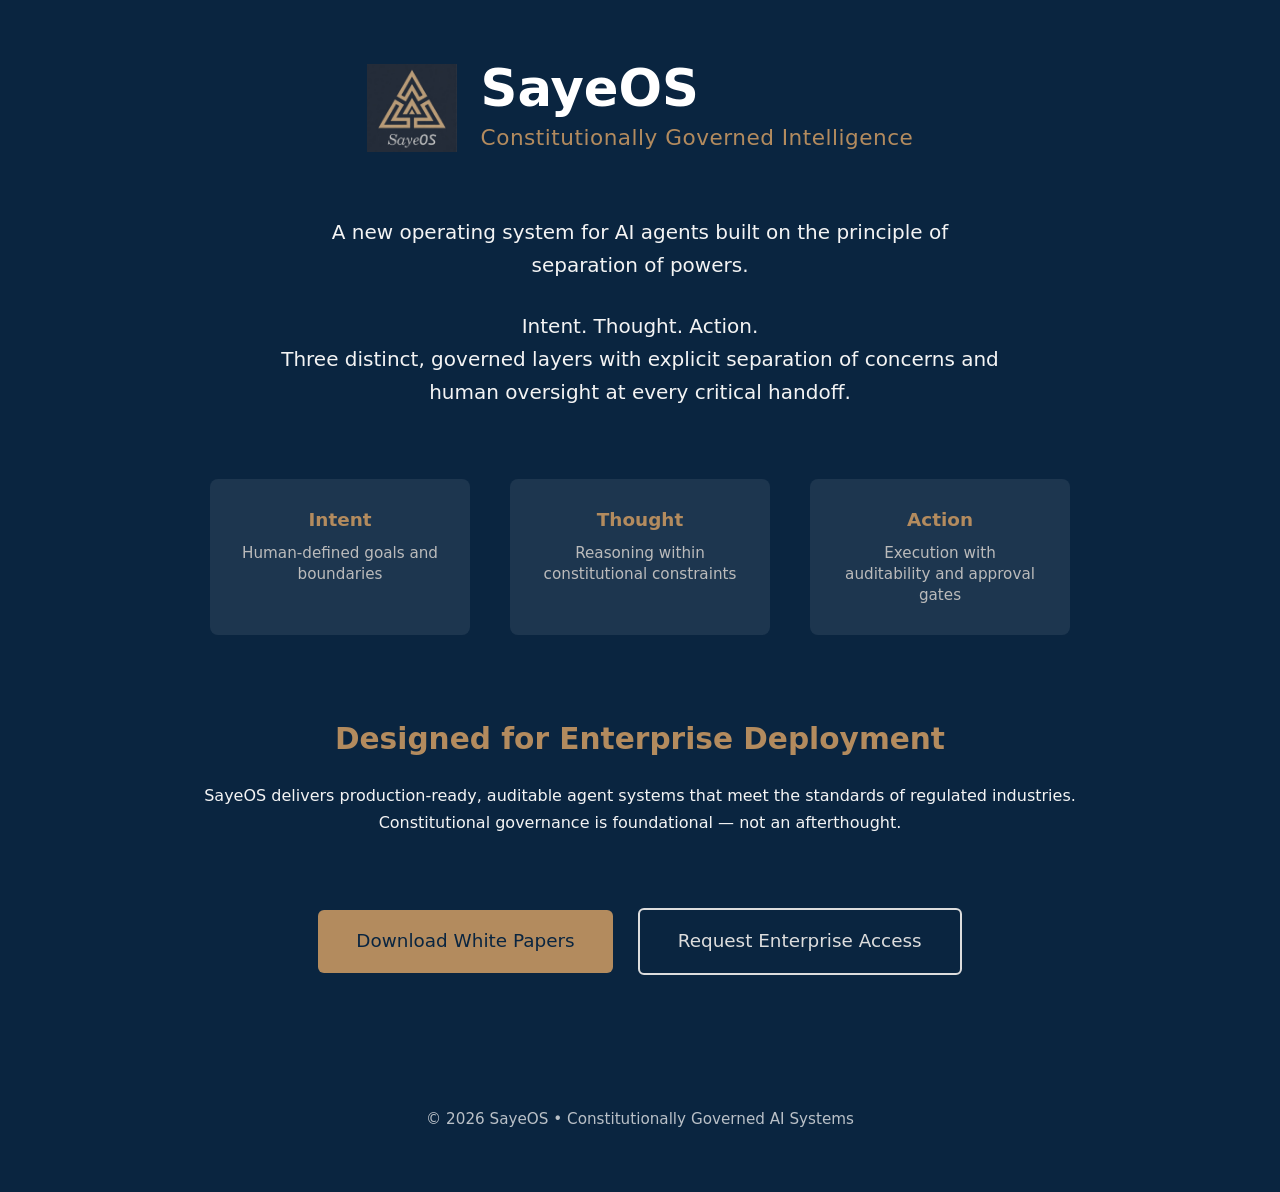
<file: index.html>
<!DOCTYPE html>
<html lang="en">
<head>
    <meta charset="UTF-8">
    <meta name="viewport" content="width=device-width, initial-scale=1.0">
    <title>SayeOS | Constitutionally Governed Intelligence</title>
    <link rel="stylesheet" href="assets/css/styles.css">
</head>
<body>
    <div class="container">
        <div class="content">

            <!-- Tighter Header -->
            <div class="header">
                <img src="assets/images/logo.png" alt="SayeOS" class="logo">
                <div class="title-group">
                    <h1 class="title">SayeOS</h1>
                    <p class="tagline">Constitutionally Governed Intelligence</p>
                </div>
            </div>

            <div class="hero">
                <p class="hero-text">
                    A new operating system for AI agents built on the principle of separation of powers.
                </p>
                <p class="hero-text">
                    Intent. Thought. Action.<br>
                    Three distinct, governed layers with explicit separation of concerns and human oversight at every critical handoff.
                </p>
            </div>

            <div class="triad">
                <div class="triad-item">
                    <strong>Intent</strong><br>
                    <span>Human-defined goals and boundaries</span>
                </div>
                <div class="triad-item">
                    <strong>Thought</strong><br>
                    <span>Reasoning within constitutional constraints</span>
                </div>
                <div class="triad-item">
                    <strong>Action</strong><br>
                    <span>Execution with auditability and approval gates</span>
                </div>
            </div>

            <div class="section">
                <h2>Designed for Enterprise Deployment</h2>
                <p>
                    SayeOS delivers production-ready, auditable agent systems that meet the standards of regulated industries. 
                    Constitutional governance is foundational — not an afterthought.
                </p>
            </div>

            <div class="cta">
                <a href="whitepapers.html" class="btn primary">Download White Papers</a>
                <a href="mailto:hello@sayeos.com" class="btn secondary">Request Enterprise Access</a>
            </div>

            <div class="footer">
                <p>&copy; 2026 SayeOS • Constitutionally Governed AI Systems</p>
            </div>
        </div>
    </div>
</body>
</html>
</file>
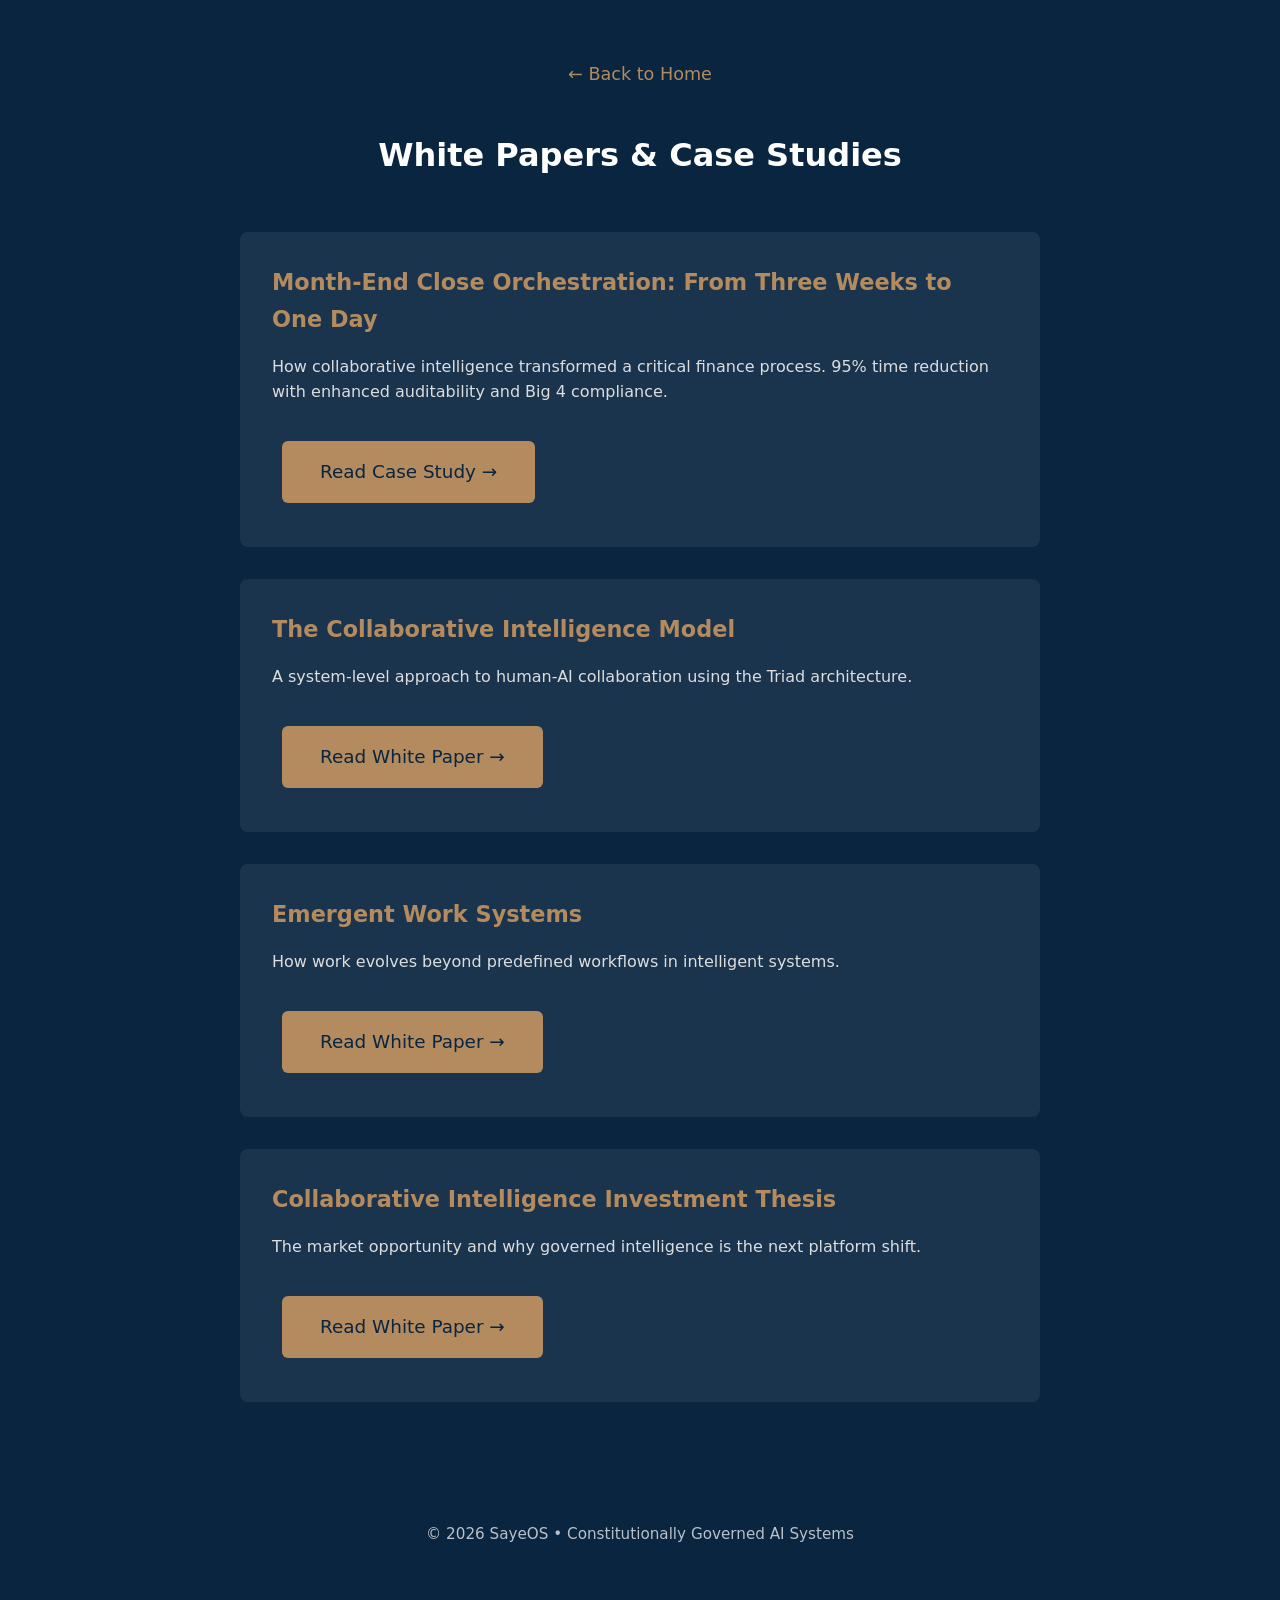
<file: whitepapers.html>
<!DOCTYPE html>
<html lang="en">
<head>
    <meta charset="UTF-8">
    <meta name="viewport" content="width=device-width, initial-scale=1.0">
    <title>SayeOS White Papers</title>
    <link rel="stylesheet" href="assets/css/styles.css">
</head>
<body>
    <div class="container">
        <div class="content">
            
            <a href="index.html" class="back-link">← Back to Home</a>
            
            <h1 class="whitepapers-title">White Papers & Case Studies</h1>
            
            <div class="papers-grid">
                
                <div class="paper-card">
                    <h3>Month-End Close Orchestration: From Three Weeks to One Day</h3>
                    <p>How collaborative intelligence transformed a critical finance process. 95% time reduction with enhanced auditability and Big 4 compliance.</p>
                    <a href="assets/whitepapers/meco-case-study.html" class="btn primary" target="_blank">Read Case Study →</a>
                </div>
                
                <div class="paper-card">
                    <h3>The Collaborative Intelligence Model</h3>
                    <p>A system-level approach to human-AI collaboration using the Triad architecture.</p>
                    <a href="assets/whitepapers/collaborative-intelligence-model.html" class="btn primary" target="_blank">Read White Paper →</a>
                </div>
                
                <div class="paper-card">
                    <h3>Emergent Work Systems</h3>
                    <p>How work evolves beyond predefined workflows in intelligent systems.</p>
                    <a href="assets/whitepapers/emergent-work-systems.html" class="btn primary" target="_blank">Read White Paper →</a>
                </div>
                
                <div class="paper-card">
                    <h3>Collaborative Intelligence Investment Thesis</h3>
                    <p>The market opportunity and why governed intelligence is the next platform shift.</p>
                    <a href="assets/whitepapers/collaborative-intelligence-investment-thesis.html" class="btn primary" target="_blank">Read White Paper →</a>
                </div>
            </div>

            <div class="footer">
                <p>&copy; 2026 SayeOS • Constitutionally Governed AI Systems</p>
            </div>
        </div>
    </div>
</body>
</html>
</file>
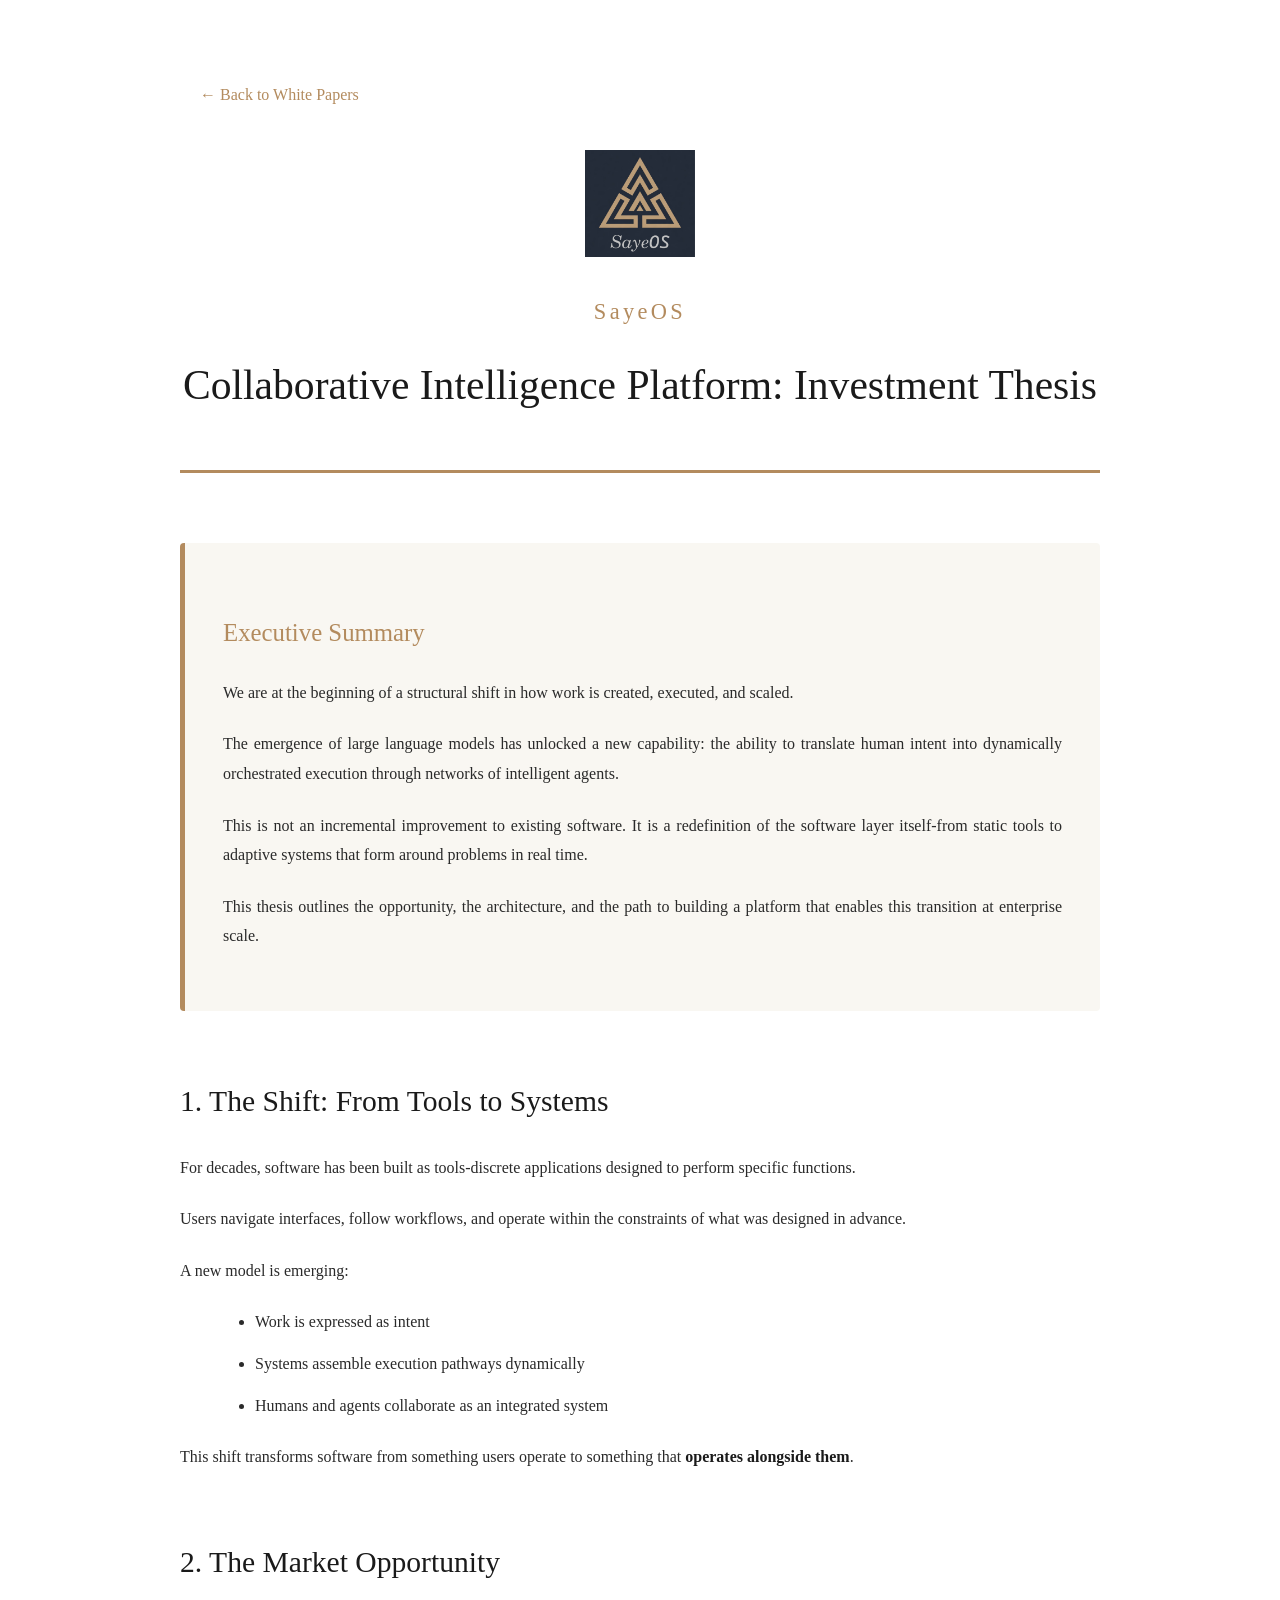
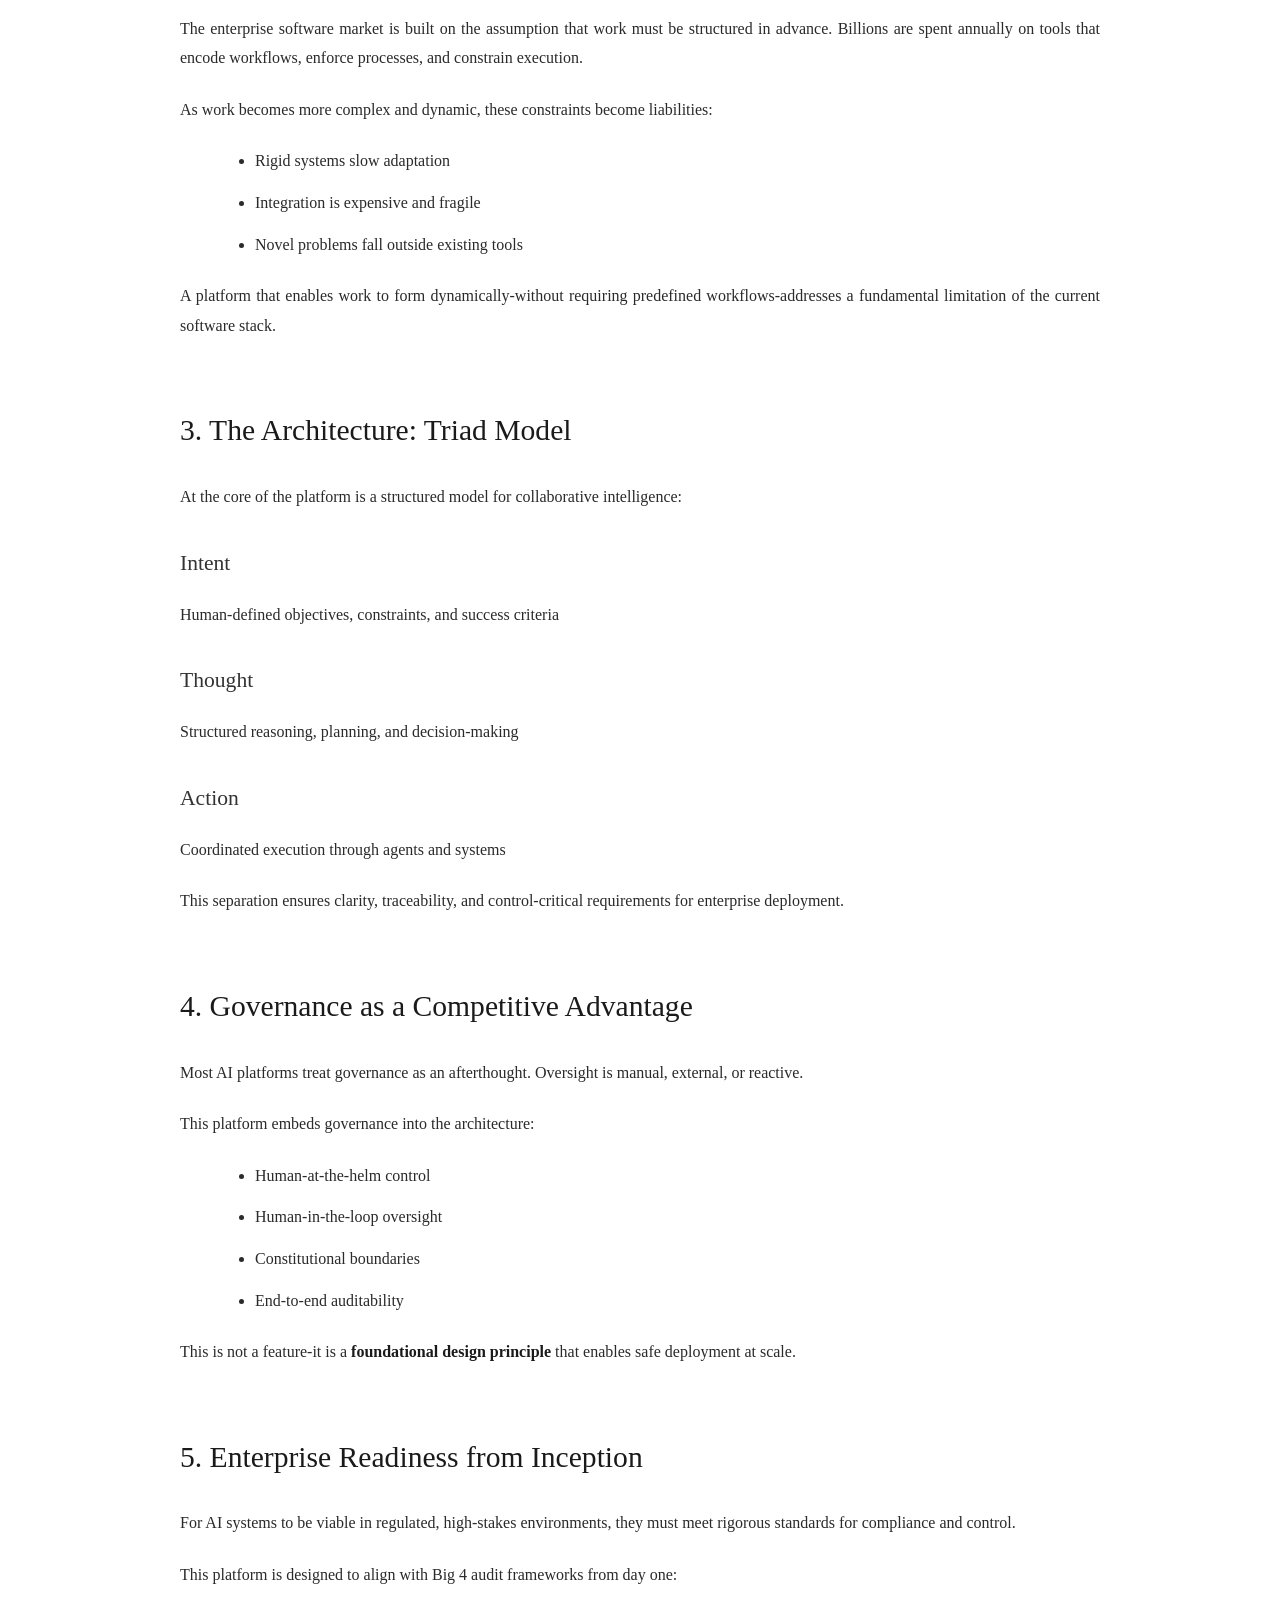
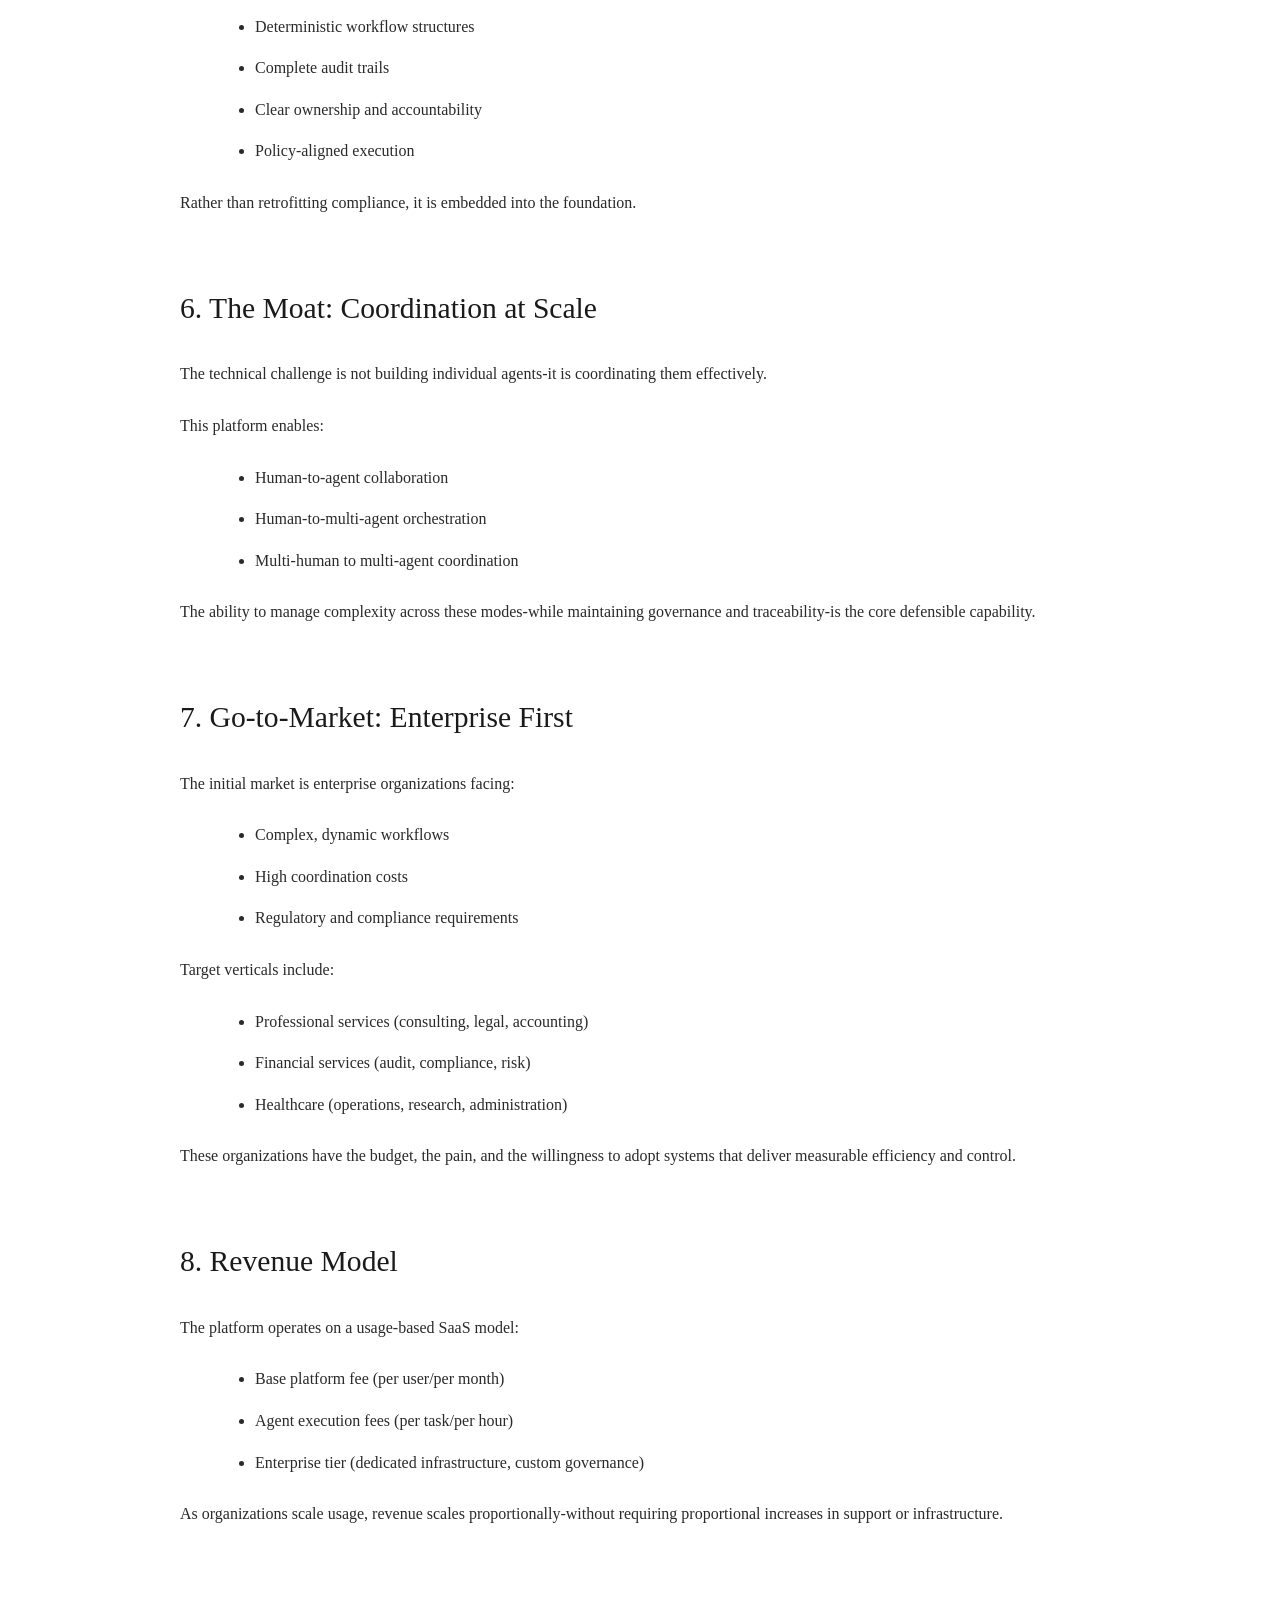
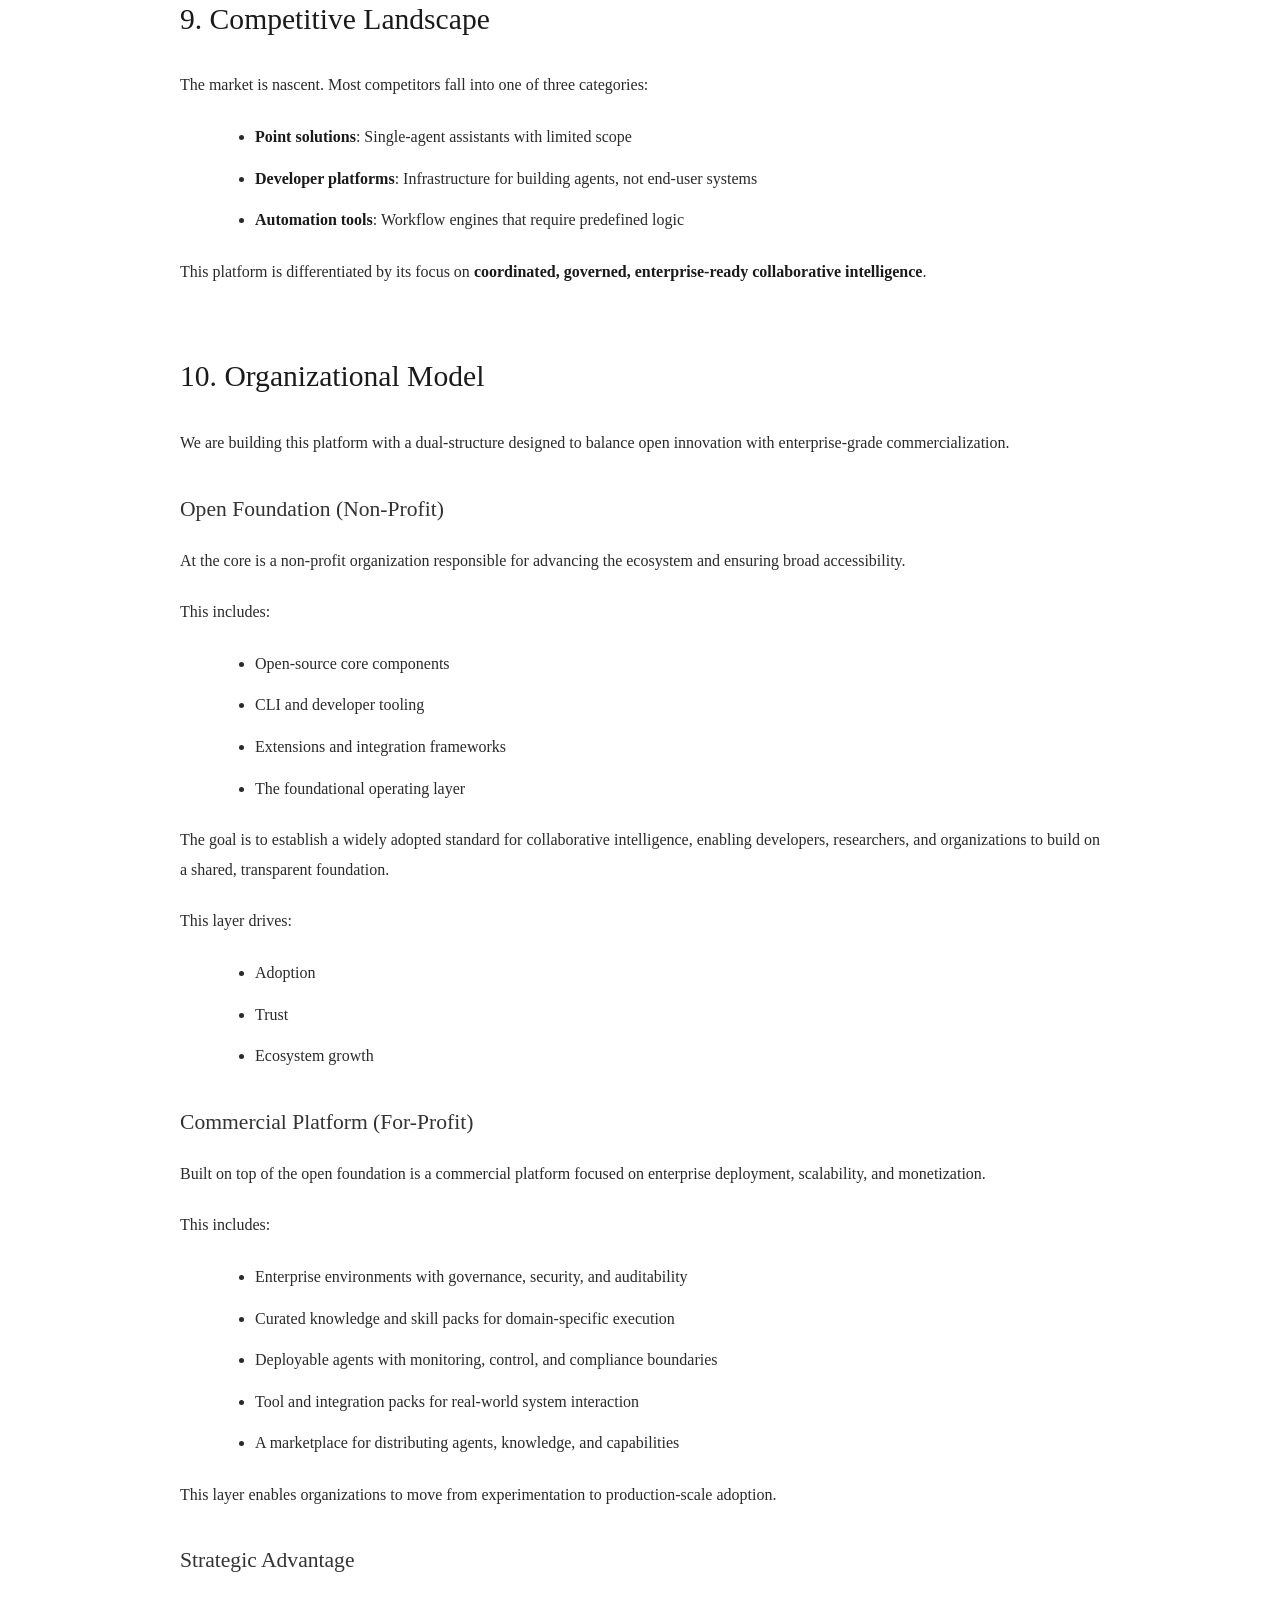
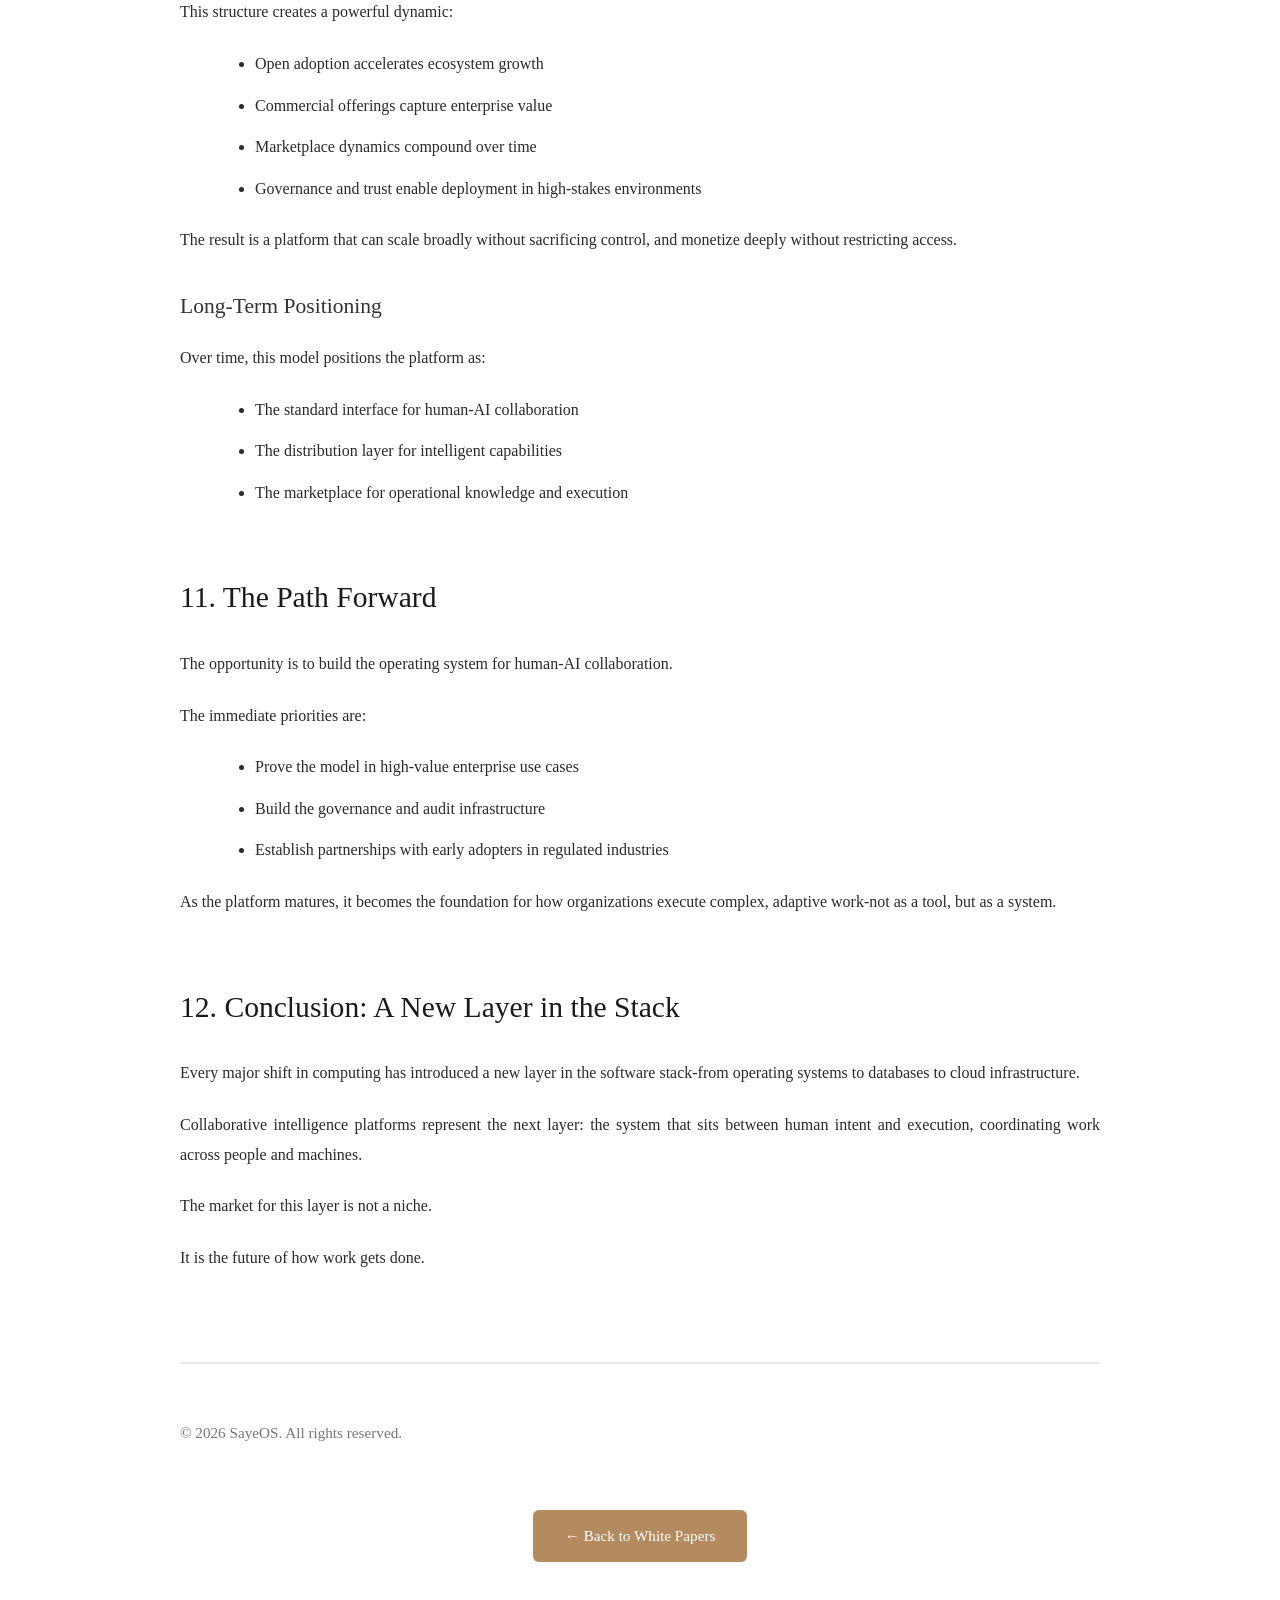
<file: assets/whitepapers/collaborative-intelligence-investment-thesis.html>
<!DOCTYPE html>
<html lang="en">

<head>
    <meta charset="UTF-8">
    <meta name="viewport" content="width=device-width, initial-scale=1.0">
    <title>Collaborative Intelligence Platform: Investment Thesis | SayeOS</title>
    <link rel="stylesheet" href="../css/whitepaper.css">
</head>

<body>
    <div style="max-width: 900px; margin: 0 auto; padding: 20px;">
        <a href="../../whitepapers.html"
            style="color: #B38B5E; text-decoration: none; font-size: 1rem; display: inline-block; margin-bottom: 20px;">←
            Back to White Papers</a>
    </div>

    <div class="header">
        <img src="../images/logo.png" alt="SayeOS" class="logo">
        <div class="company-name">SayeOS</div>
        <h1>Collaborative Intelligence Platform: Investment Thesis</h1>
    </div>

    <div class="executive-summary">
        <h2>Executive Summary</h2>
        <p>
            We are at the beginning of a structural shift in how work is created, executed, and scaled.
        </p>
        <p>
            The emergence of large language models has unlocked a new capability: the ability to translate human
            intent into dynamically orchestrated execution through networks of intelligent agents.
        </p>
        <p>
            This is not an incremental improvement to existing software. It is a redefinition of the software
            layer itself-from static tools to adaptive systems that form around problems in real time.
        </p>
        <p>
            This thesis outlines the opportunity, the architecture, and the path to building a platform that
            enables this transition at enterprise scale.
        </p>
    </div>

    <div class="section">
        <h2>1. The Shift: From Tools to Systems</h2>
        <p>For decades, software has been built as tools-discrete applications designed to perform specific functions.
        </p>
        <p>
            Users navigate interfaces, follow workflows, and operate within the constraints of what was designed
            in advance.
        </p>
        <p>A new model is emerging:</p>
        <ul>
            <li>Work is expressed as intent</li>
            <li>Systems assemble execution pathways dynamically</li>
            <li>Humans and agents collaborate as an integrated system</li>
        </ul>
        <p>
            This shift transforms software from something users operate to something that <strong>operates
                alongside them</strong>.
        </p>
    </div>

    <div class="section">
        <h2>2. The Market Opportunity</h2>
        <p>
            The enterprise software market is built on the assumption that work must be structured in advance.
            Billions are spent annually on tools that encode workflows, enforce processes, and constrain execution.
        </p>
        <p>As work becomes more complex and dynamic, these constraints become liabilities:</p>
        <ul>
            <li>Rigid systems slow adaptation</li>
            <li>Integration is expensive and fragile</li>
            <li>Novel problems fall outside existing tools</li>
        </ul>
        <p>
            A platform that enables work to form dynamically-without requiring predefined workflows-addresses
            a fundamental limitation of the current software stack.
        </p>
    </div>

    <!-- EMAIL GATE BREAK POINT - Content below requires registration -->

    <div class="section">
        <h2>3. The Architecture: Triad Model</h2>
        <p>At the core of the platform is a structured model for collaborative intelligence:</p>

        <h3>Intent</h3>
        <p>Human-defined objectives, constraints, and success criteria</p>

        <h3>Thought</h3>
        <p>Structured reasoning, planning, and decision-making</p>

        <h3>Action</h3>
        <p>Coordinated execution through agents and systems</p>

        <p>
            This separation ensures clarity, traceability, and control-critical requirements for enterprise
            deployment.
        </p>
    </div>

    <div class="section">
        <h2>4. Governance as a Competitive Advantage</h2>
        <p>
            Most AI platforms treat governance as an afterthought. Oversight is manual, external, or reactive.
        </p>
        <p>This platform embeds governance into the architecture:</p>
        <ul>
            <li>Human-at-the-helm control</li>
            <li>Human-in-the-loop oversight</li>
            <li>Constitutional boundaries</li>
            <li>End-to-end auditability</li>
        </ul>
        <p>
            This is not a feature-it is a <strong>foundational design principle</strong> that enables safe
            deployment at scale.
        </p>
    </div>

    <div class="section">
        <h2>5. Enterprise Readiness from Inception</h2>
        <p>
            For AI systems to be viable in regulated, high-stakes environments, they must meet rigorous standards
            for compliance and control.
        </p>
        <p>This platform is designed to align with Big 4 audit frameworks from day one:</p>
        <ul>
            <li>Deterministic workflow structures</li>
            <li>Complete audit trails</li>
            <li>Clear ownership and accountability</li>
            <li>Policy-aligned execution</li>
        </ul>
        <p>Rather than retrofitting compliance, it is embedded into the foundation.</p>
    </div>

    <div class="section">
        <h2>6. The Moat: Coordination at Scale</h2>
        <p>The technical challenge is not building individual agents-it is coordinating them effectively.</p>
        <p>This platform enables:</p>
        <ul>
            <li>Human-to-agent collaboration</li>
            <li>Human-to-multi-agent orchestration</li>
            <li>Multi-human to multi-agent coordination</li>
        </ul>
        <p>
            The ability to manage complexity across these modes-while maintaining governance and traceability-is
            the core defensible capability.
        </p>
    </div>

    <div class="section">
        <h2>7. Go-to-Market: Enterprise First</h2>
        <p>The initial market is enterprise organizations facing:</p>
        <ul>
            <li>Complex, dynamic workflows</li>
            <li>High coordination costs</li>
            <li>Regulatory and compliance requirements</li>
        </ul>
        <p>Target verticals include:</p>
        <ul>
            <li>Professional services (consulting, legal, accounting)</li>
            <li>Financial services (audit, compliance, risk)</li>
            <li>Healthcare (operations, research, administration)</li>
        </ul>
        <p>
            These organizations have the budget, the pain, and the willingness to adopt systems that deliver
            measurable efficiency and control.
        </p>
    </div>

    <div class="section">
        <h2>8. Revenue Model</h2>
        <p>The platform operates on a usage-based SaaS model:</p>
        <ul>
            <li>Base platform fee (per user/per month)</li>
            <li>Agent execution fees (per task/per hour)</li>
            <li>Enterprise tier (dedicated infrastructure, custom governance)</li>
        </ul>
        <p>
            As organizations scale usage, revenue scales proportionally-without requiring proportional increases
            in support or infrastructure.
        </p>
    </div>

    <div class="section">
        <h2>9. Competitive Landscape</h2>
        <p>The market is nascent. Most competitors fall into one of three categories:</p>
        <ul>
            <li><strong>Point solutions</strong>: Single-agent assistants with limited scope</li>
            <li><strong>Developer platforms</strong>: Infrastructure for building agents, not end-user systems</li>
            <li><strong>Automation tools</strong>: Workflow engines that require predefined logic</li>
        </ul>
        <p>
            This platform is differentiated by its focus on <strong>coordinated, governed, enterprise-ready
                collaborative intelligence</strong>.
        </p>
    </div>

    <div class="section">
        <h2>10. Organizational Model</h2>
        <p>
            We are building this platform with a dual-structure designed to balance open innovation with
            enterprise-grade commercialization.
        </p>

        <h3>Open Foundation (Non-Profit)</h3>
        <p>
            At the core is a non-profit organization responsible for advancing the ecosystem and ensuring
            broad accessibility.
        </p>
        <p>This includes:</p>
        <ul>
            <li>Open-source core components</li>
            <li>CLI and developer tooling</li>
            <li>Extensions and integration frameworks</li>
            <li>The foundational operating layer</li>
        </ul>
        <p>
            The goal is to establish a widely adopted standard for collaborative intelligence, enabling
            developers, researchers, and organizations to build on a shared, transparent foundation.
        </p>
        <p>This layer drives:</p>
        <ul>
            <li>Adoption</li>
            <li>Trust</li>
            <li>Ecosystem growth</li>
        </ul>

        <h3>Commercial Platform (For-Profit)</h3>
        <p>
            Built on top of the open foundation is a commercial platform focused on enterprise deployment,
            scalability, and monetization.
        </p>
        <p>This includes:</p>
        <ul>
            <li>Enterprise environments with governance, security, and auditability</li>
            <li>Curated knowledge and skill packs for domain-specific execution</li>
            <li>Deployable agents with monitoring, control, and compliance boundaries</li>
            <li>Tool and integration packs for real-world system interaction</li>
            <li>A marketplace for distributing agents, knowledge, and capabilities</li>
        </ul>
        <p>This layer enables organizations to move from experimentation to production-scale adoption.</p>

        <h3>Strategic Advantage</h3>
        <p>This structure creates a powerful dynamic:</p>
        <ul>
            <li>Open adoption accelerates ecosystem growth</li>
            <li>Commercial offerings capture enterprise value</li>
            <li>Marketplace dynamics compound over time</li>
            <li>Governance and trust enable deployment in high-stakes environments</li>
        </ul>
        <p>
            The result is a platform that can scale broadly without sacrificing control, and monetize deeply
            without restricting access.
        </p>

        <h3>Long-Term Positioning</h3>
        <p>Over time, this model positions the platform as:</p>
        <ul>
            <li>The standard interface for human-AI collaboration</li>
            <li>The distribution layer for intelligent capabilities</li>
            <li>The marketplace for operational knowledge and execution</li>
        </ul>
    </div>

    <div class="section">
        <h2>11. The Path Forward</h2>
        <p>The opportunity is to build the operating system for human-AI collaboration.</p>
        <p>The immediate priorities are:</p>
        <ul>
            <li>Prove the model in high-value enterprise use cases</li>
            <li>Build the governance and audit infrastructure</li>
            <li>Establish partnerships with early adopters in regulated industries</li>
        </ul>
        <p>
            As the platform matures, it becomes the foundation for how organizations execute complex,
            adaptive work-not as a tool, but as a system.
        </p>
    </div>

    <div class="section">
        <h2>12. Conclusion: A New Layer in the Stack</h2>
        <p>
            Every major shift in computing has introduced a new layer in the software stack-from operating
            systems to databases to cloud infrastructure.
        </p>
        <p>
            Collaborative intelligence platforms represent the next layer: the system that sits between human
            intent and execution, coordinating work across people and machines.
        </p>
        <p>The market for this layer is not a niche.</p>
        <p>It is the future of how work gets done.</p>
    </div>

    <div class="footer">
        <p>&copy; 2026 SayeOS. All rights reserved.</p>
        <a href="../../whitepapers.html" class="back-link">← Back to White Papers</a>
    </div>
</body>

</html>
</file>
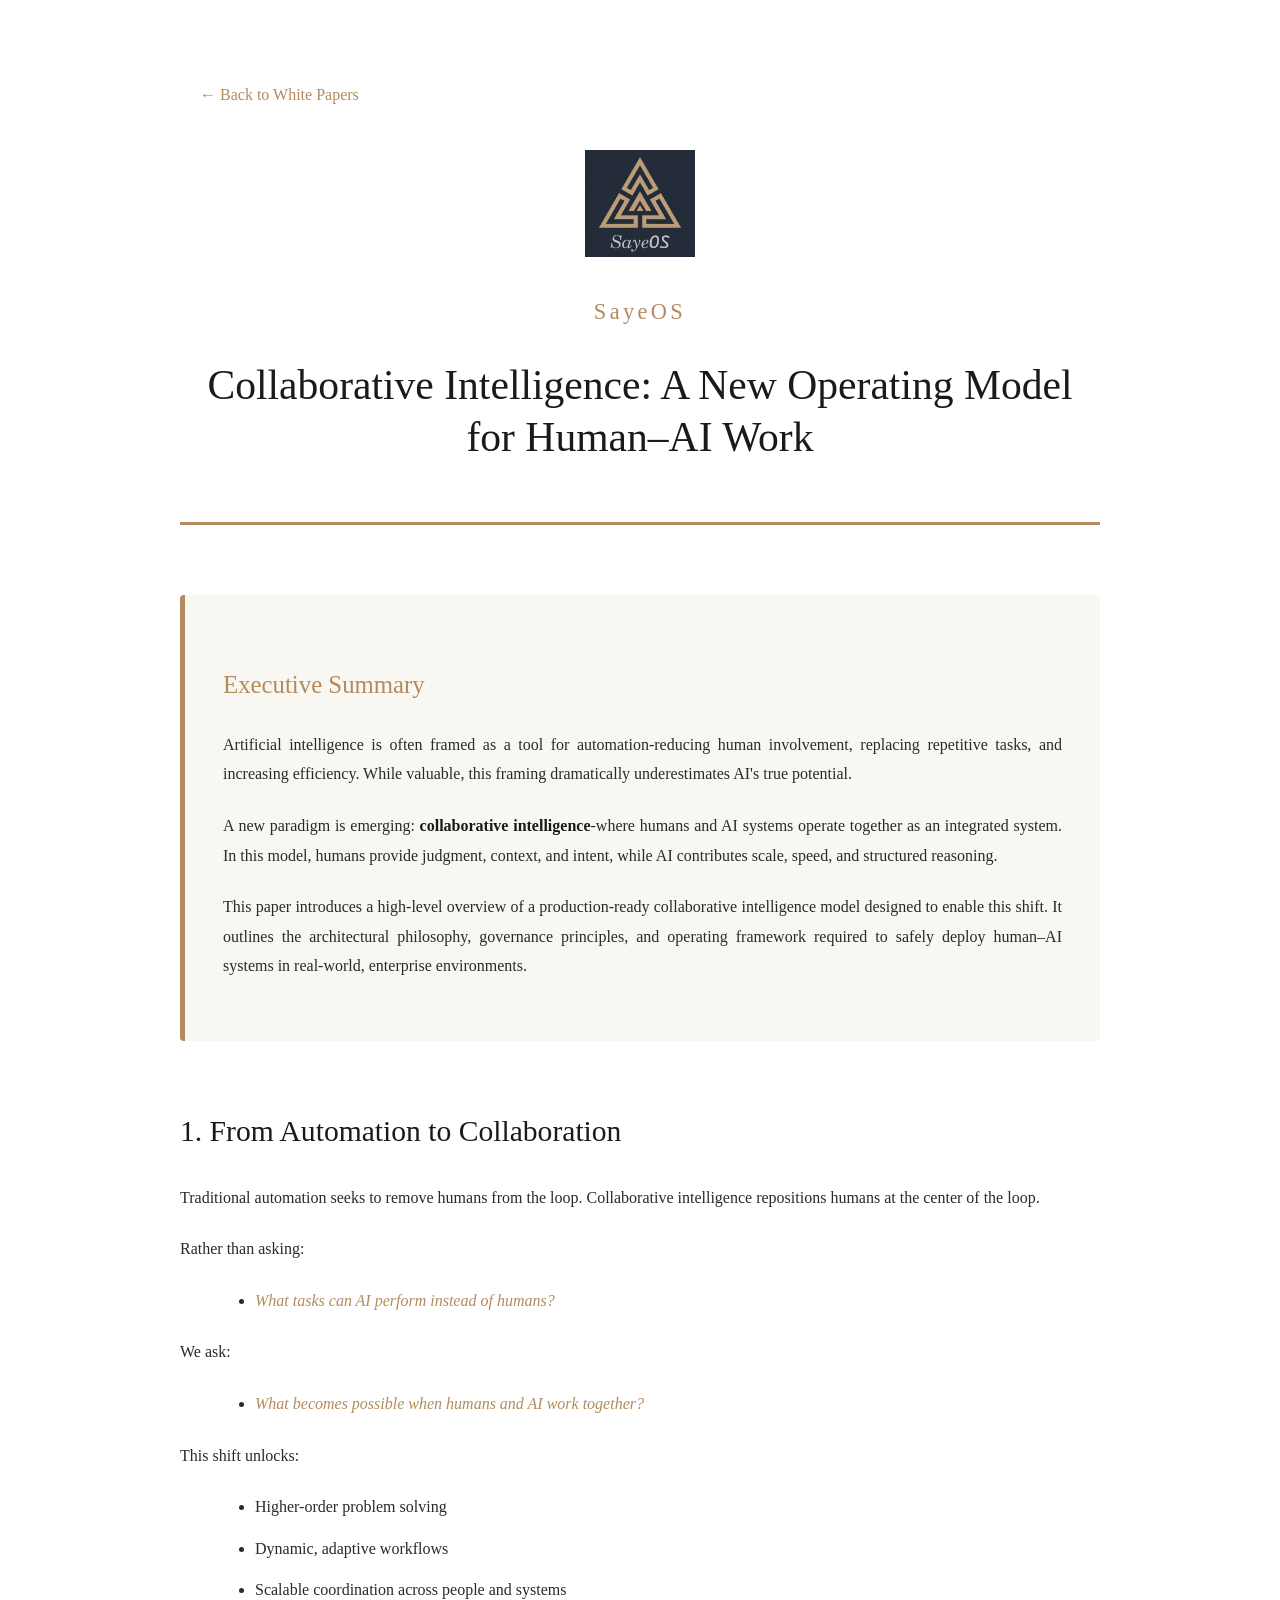
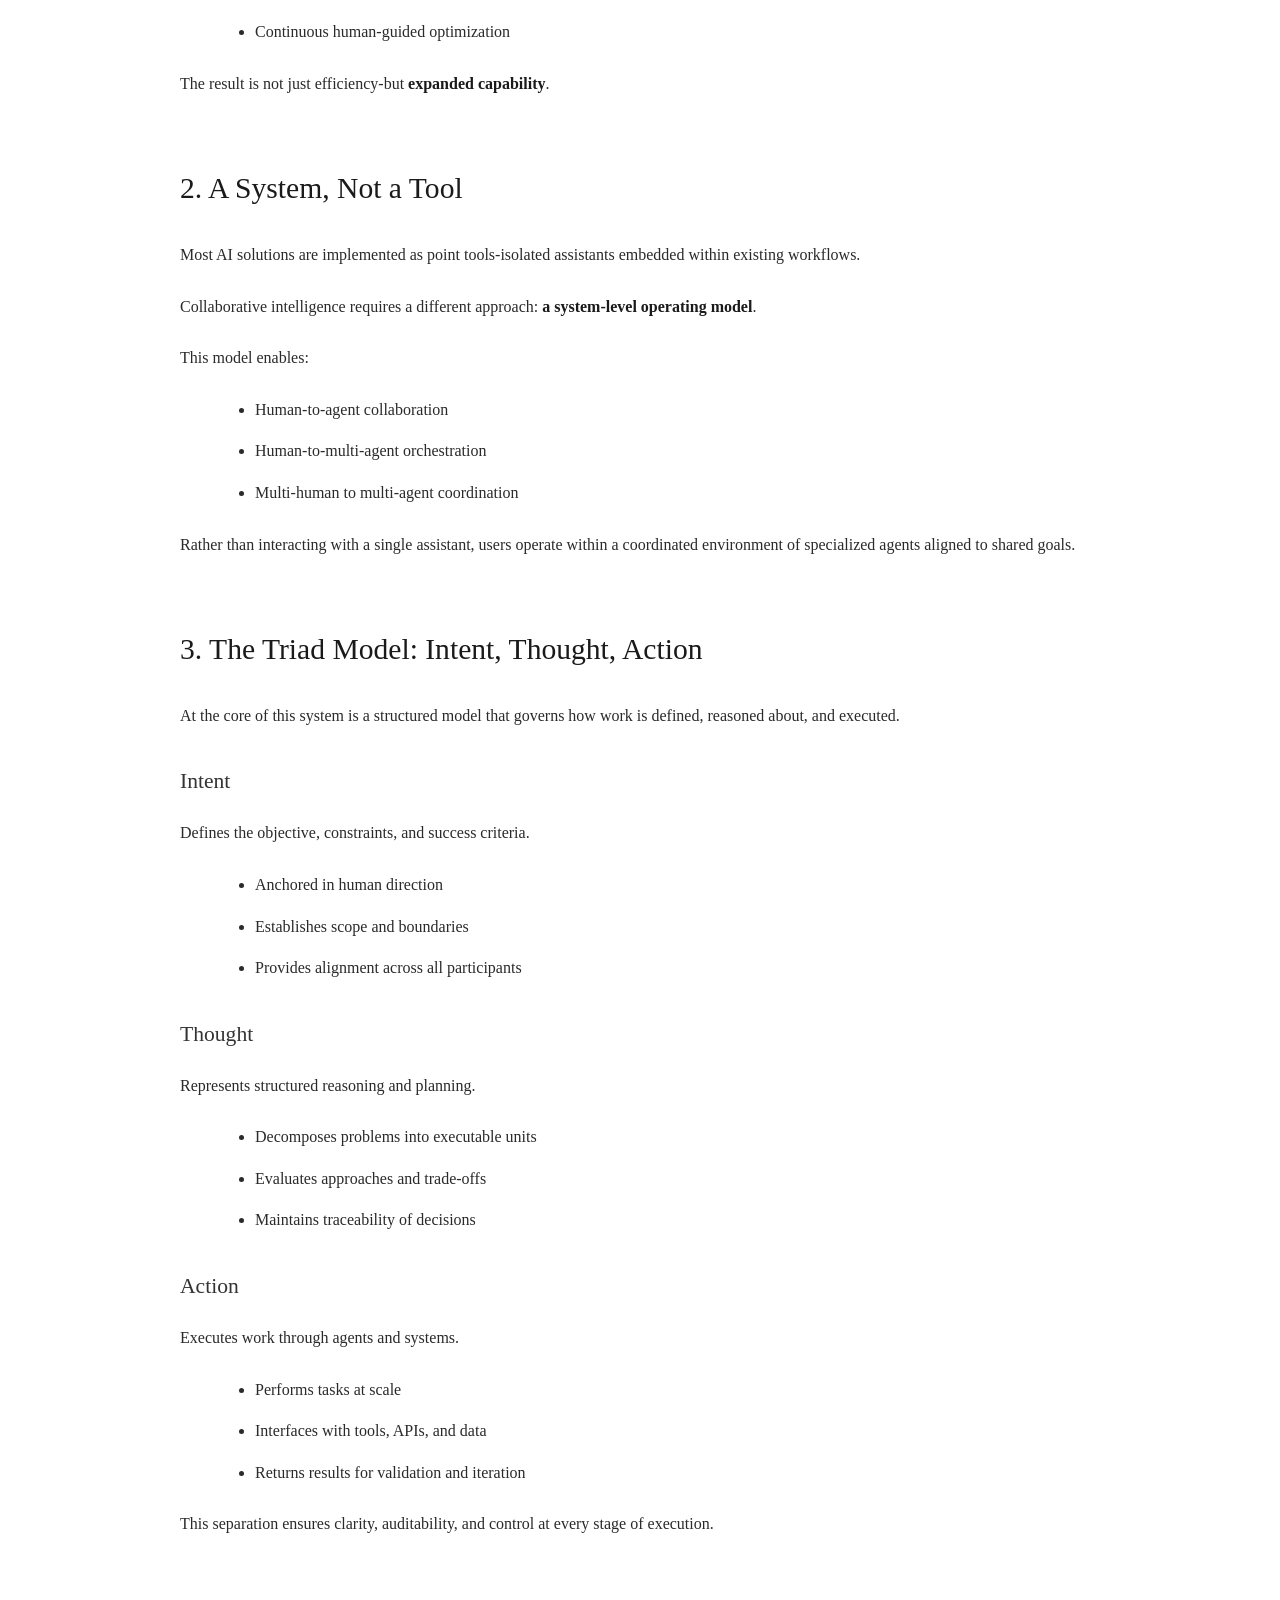
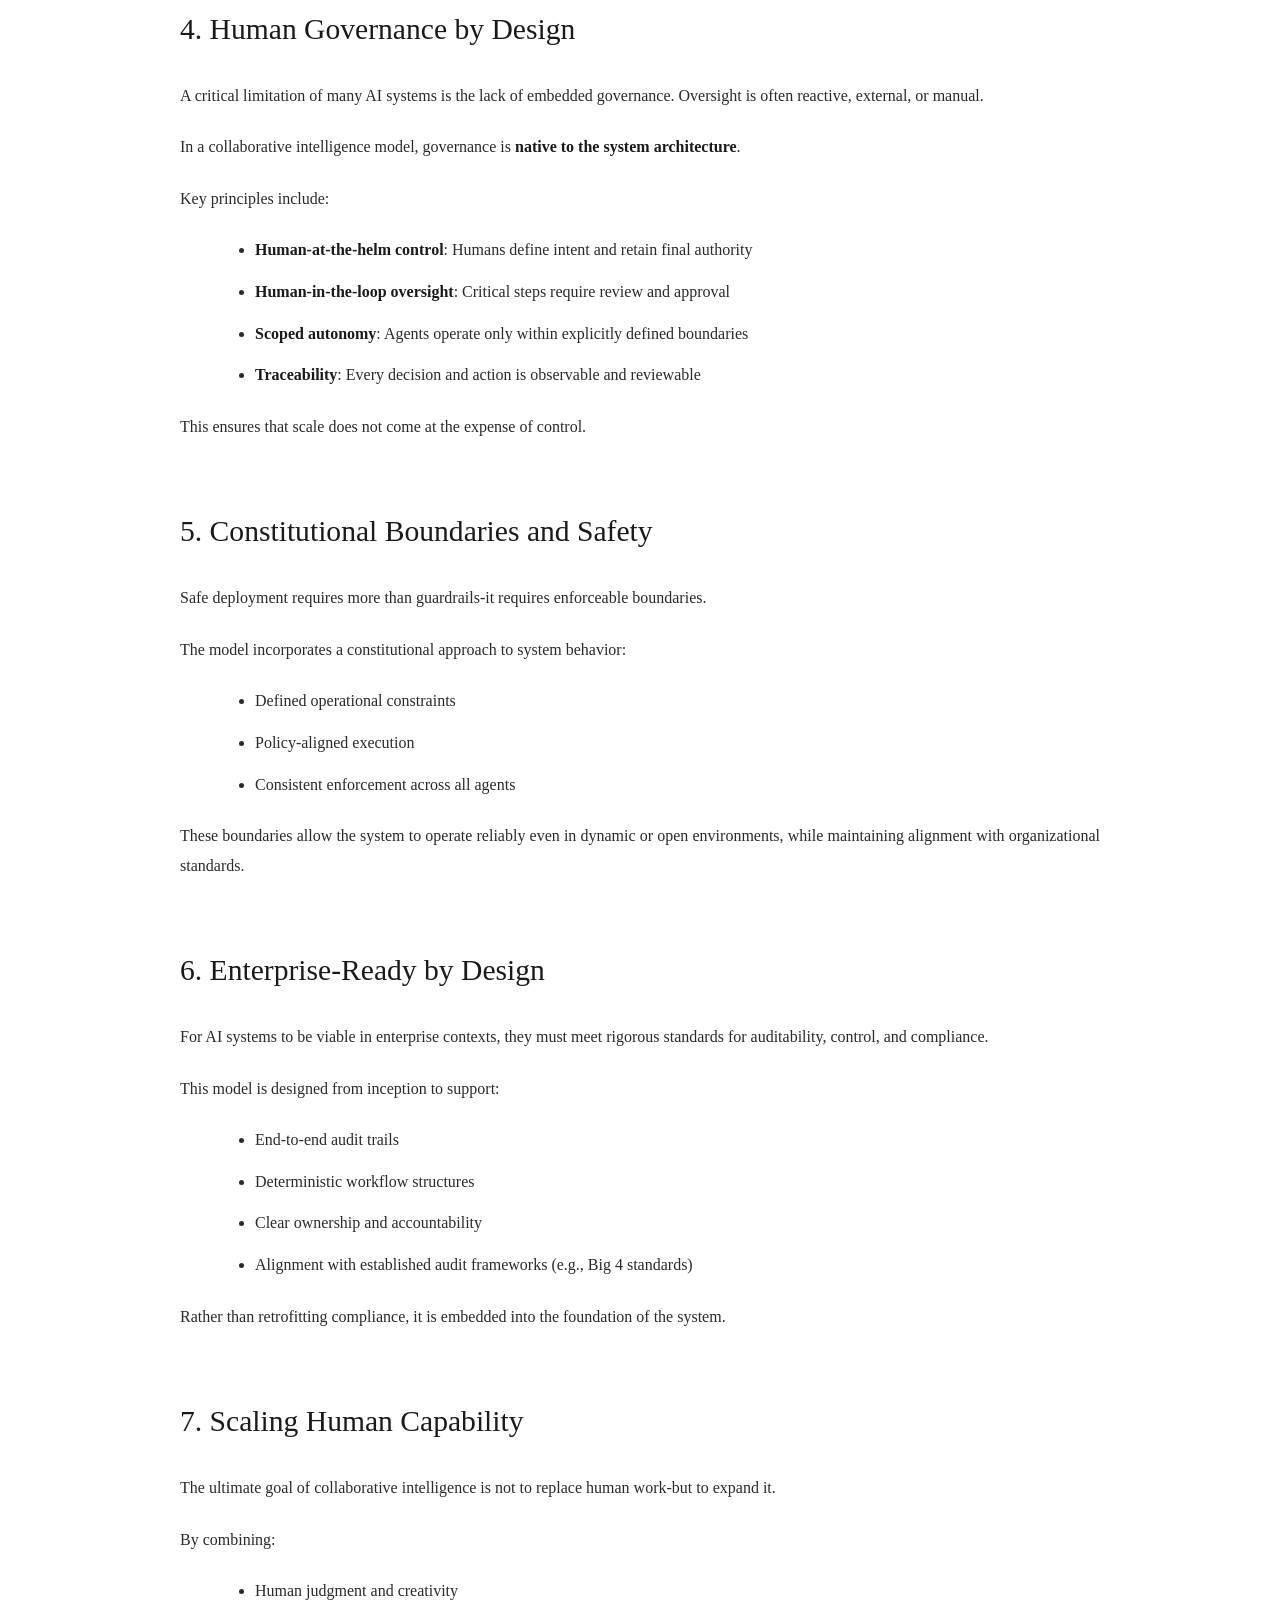
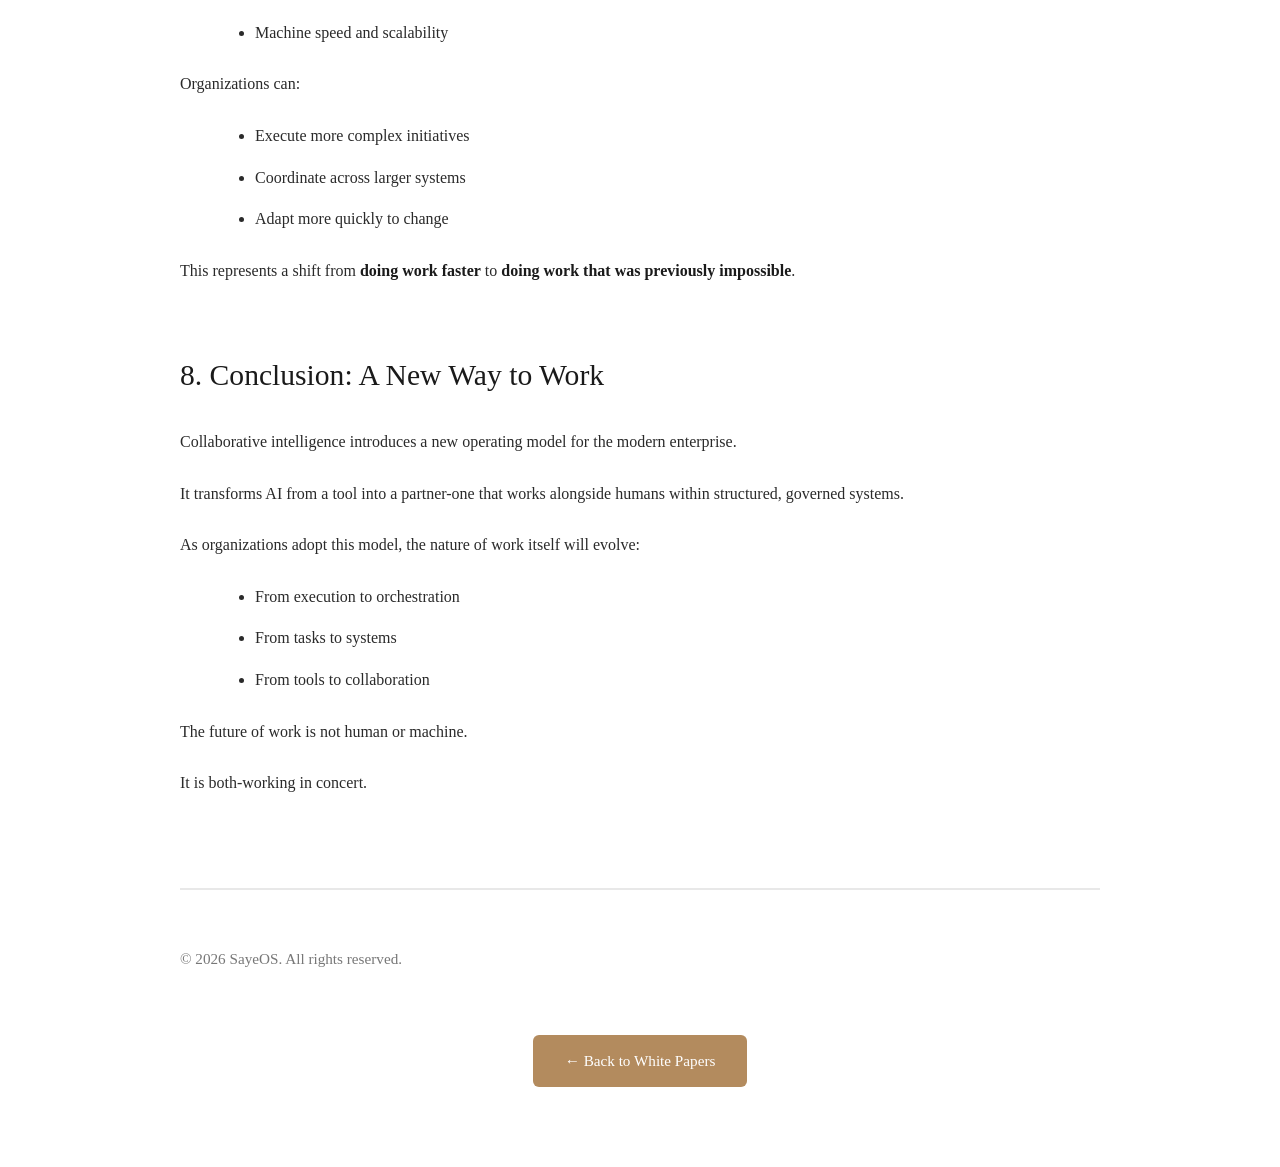
<file: assets/whitepapers/collaborative-intelligence-model.html>
<!DOCTYPE html>
<html lang="en">

<head>
    <meta charset="UTF-8">
    <meta name="viewport" content="width=device-width, initial-scale=1.0">
    <title>Collaborative Intelligence: A New Operating Model for Human–AI Work | SayeOS</title>
    <link rel="stylesheet" href="../css/whitepaper.css">
</head>

<body>
    <div style="max-width: 900px; margin: 0 auto; padding: 20px;">
        <a href="../../whitepapers.html"
            style="color: #B38B5E; text-decoration: none; font-size: 1rem; display: inline-block; margin-bottom: 20px;">←
            Back to White Papers</a>
    </div>

    <div class="header">
        <img src="../images/logo.png" alt="SayeOS" class="logo">
        <div class="company-name">SayeOS</div>
        <h1>Collaborative Intelligence: A New Operating Model for Human–AI Work</h1>
    </div>

    <div class="executive-summary">
        <h2>Executive Summary</h2>
        <p>
            Artificial intelligence is often framed as a tool for automation-reducing human involvement,
            replacing repetitive tasks, and increasing efficiency. While valuable, this framing dramatically
            underestimates AI's true potential.
        </p>
        <p>
            A new paradigm is emerging: <strong>collaborative intelligence</strong>-where humans and AI systems
            operate together as an integrated system. In this model, humans provide judgment, context, and intent,
            while AI contributes scale, speed, and structured reasoning.
        </p>
        <p>
            This paper introduces a high-level overview of a production-ready collaborative intelligence model
            designed to enable this shift. It outlines the architectural philosophy, governance principles, and
            operating framework required to safely deploy human–AI systems in real-world, enterprise environments.
        </p>
    </div>

    <div class="section">
        <h2>1. From Automation to Collaboration</h2>
        <p>
            Traditional automation seeks to remove humans from the loop. Collaborative intelligence repositions
            humans at the center of the loop.
        </p>
        <p>Rather than asking:</p>
        <ul>
            <li><em>What tasks can AI perform instead of humans?</em></li>
        </ul>
        <p>We ask:</p>
        <ul>
            <li><em>What becomes possible when humans and AI work together?</em></li>
        </ul>
        <p>This shift unlocks:</p>
        <ul>
            <li>Higher-order problem solving</li>
            <li>Dynamic, adaptive workflows</li>
            <li>Scalable coordination across people and systems</li>
            <li>Continuous human-guided optimization</li>
        </ul>
        <p>The result is not just efficiency-but <strong>expanded capability</strong>.</p>
    </div>

    <div class="section">
        <h2>2. A System, Not a Tool</h2>
        <p>
            Most AI solutions are implemented as point tools-isolated assistants embedded within existing workflows.
        </p>
        <p>
            Collaborative intelligence requires a different approach: <strong>a system-level operating model</strong>.
        </p>
        <p>This model enables:</p>
        <ul>
            <li>Human-to-agent collaboration</li>
            <li>Human-to-multi-agent orchestration</li>
            <li>Multi-human to multi-agent coordination</li>
        </ul>
        <p>
            Rather than interacting with a single assistant, users operate within a coordinated environment of
            specialized agents aligned to shared goals.
        </p>
    </div>

    <div class="section">
        <h2>3. The Triad Model: Intent, Thought, Action</h2>
        <p>
            At the core of this system is a structured model that governs how work is defined, reasoned about,
            and executed.
        </p>

        <h3>Intent</h3>
        <p>Defines the objective, constraints, and success criteria.</p>
        <ul>
            <li>Anchored in human direction</li>
            <li>Establishes scope and boundaries</li>
            <li>Provides alignment across all participants</li>
        </ul>

        <h3>Thought</h3>
        <p>Represents structured reasoning and planning.</p>
        <ul>
            <li>Decomposes problems into executable units</li>
            <li>Evaluates approaches and trade-offs</li>
            <li>Maintains traceability of decisions</li>
        </ul>

        <h3>Action</h3>
        <p>Executes work through agents and systems.</p>
        <ul>
            <li>Performs tasks at scale</li>
            <li>Interfaces with tools, APIs, and data</li>
            <li>Returns results for validation and iteration</li>
        </ul>

        <p>This separation ensures clarity, auditability, and control at every stage of execution.</p>
    </div>

    <div class="section">
        <h2>4. Human Governance by Design</h2>
        <p>
            A critical limitation of many AI systems is the lack of embedded governance. Oversight is often
            reactive, external, or manual.
        </p>
        <p>
            In a collaborative intelligence model, governance is <strong>native to the system architecture</strong>.
        </p>
        <p>Key principles include:</p>
        <ul>
            <li><strong>Human-at-the-helm control</strong>: Humans define intent and retain final authority</li>
            <li><strong>Human-in-the-loop oversight</strong>: Critical steps require review and approval</li>
            <li><strong>Scoped autonomy</strong>: Agents operate only within explicitly defined boundaries</li>
            <li><strong>Traceability</strong>: Every decision and action is observable and reviewable</li>
        </ul>
        <p>This ensures that scale does not come at the expense of control.</p>
    </div>

    <div class="section">
        <h2>5. Constitutional Boundaries and Safety</h2>
        <p>Safe deployment requires more than guardrails-it requires enforceable boundaries.</p>
        <p>The model incorporates a constitutional approach to system behavior:</p>
        <ul>
            <li>Defined operational constraints</li>
            <li>Policy-aligned execution</li>
            <li>Consistent enforcement across all agents</li>
        </ul>
        <p>
            These boundaries allow the system to operate reliably even in dynamic or open environments,
            while maintaining alignment with organizational standards.
        </p>
    </div>

    <div class="section">
        <h2>6. Enterprise-Ready by Design</h2>
        <p>
            For AI systems to be viable in enterprise contexts, they must meet rigorous standards for
            auditability, control, and compliance.
        </p>
        <p>This model is designed from inception to support:</p>
        <ul>
            <li>End-to-end audit trails</li>
            <li>Deterministic workflow structures</li>
            <li>Clear ownership and accountability</li>
            <li>Alignment with established audit frameworks (e.g., Big 4 standards)</li>
        </ul>
        <p>Rather than retrofitting compliance, it is embedded into the foundation of the system.</p>
    </div>

    <div class="section">
        <h2>7. Scaling Human Capability</h2>
        <p>The ultimate goal of collaborative intelligence is not to replace human work-but to expand it.</p>
        <p>By combining:</p>
        <ul>
            <li>Human judgment and creativity</li>
            <li>Machine speed and scalability</li>
        </ul>
        <p>Organizations can:</p>
        <ul>
            <li>Execute more complex initiatives</li>
            <li>Coordinate across larger systems</li>
            <li>Adapt more quickly to change</li>
        </ul>
        <p>
            This represents a shift from <strong>doing work faster</strong> to
            <strong>doing work that was previously impossible</strong>.
        </p>
    </div>

    <div class="section">
        <h2>8. Conclusion: A New Way to Work</h2>
        <p>Collaborative intelligence introduces a new operating model for the modern enterprise.</p>
        <p>
            It transforms AI from a tool into a partner-one that works alongside humans within structured,
            governed systems.
        </p>
        <p>As organizations adopt this model, the nature of work itself will evolve:</p>
        <ul>
            <li>From execution to orchestration</li>
            <li>From tasks to systems</li>
            <li>From tools to collaboration</li>
        </ul>
        <p>The future of work is not human or machine.</p>
        <p>It is both-working in concert.</p>
    </div>

    <div class="footer">
        <p>&copy; 2026 SayeOS. All rights reserved.</p>
        <a href="../../whitepapers.html" class="back-link">← Back to White Papers</a>
    </div>
</body>

</html>
</file>
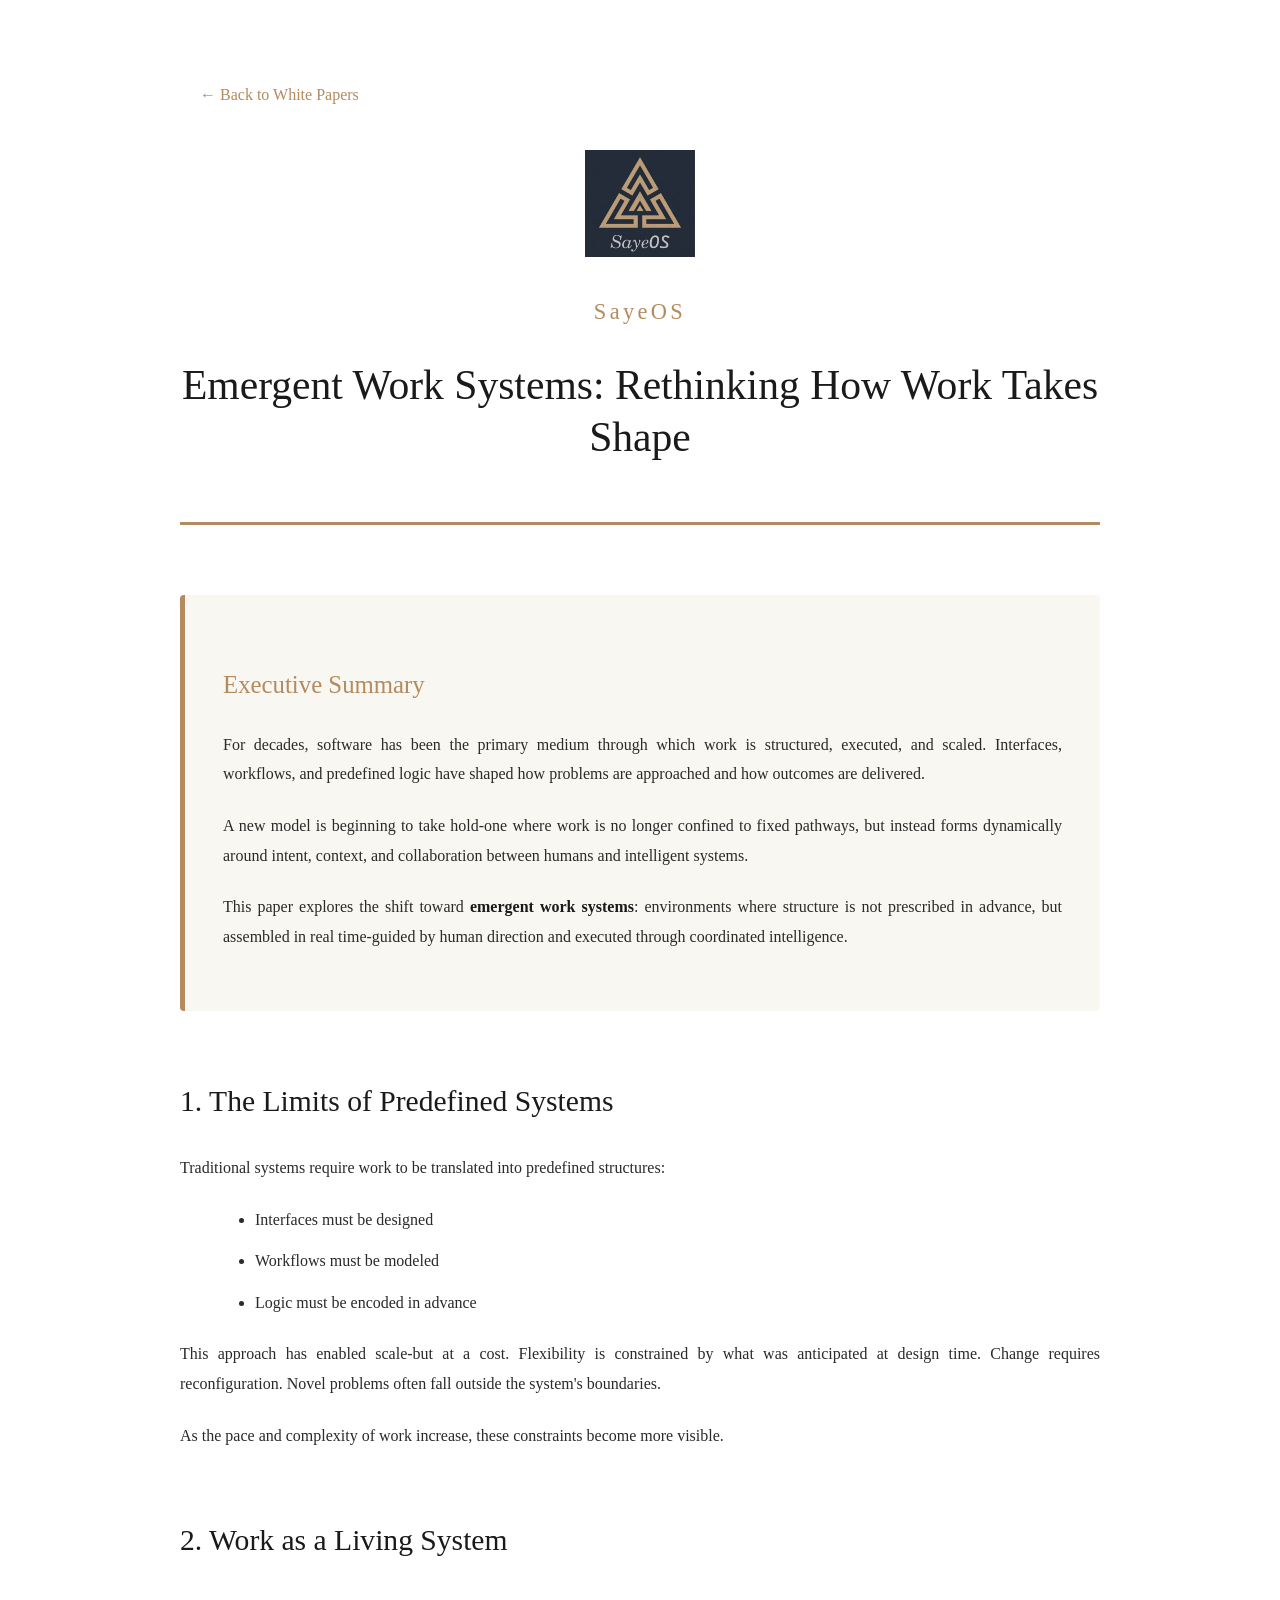
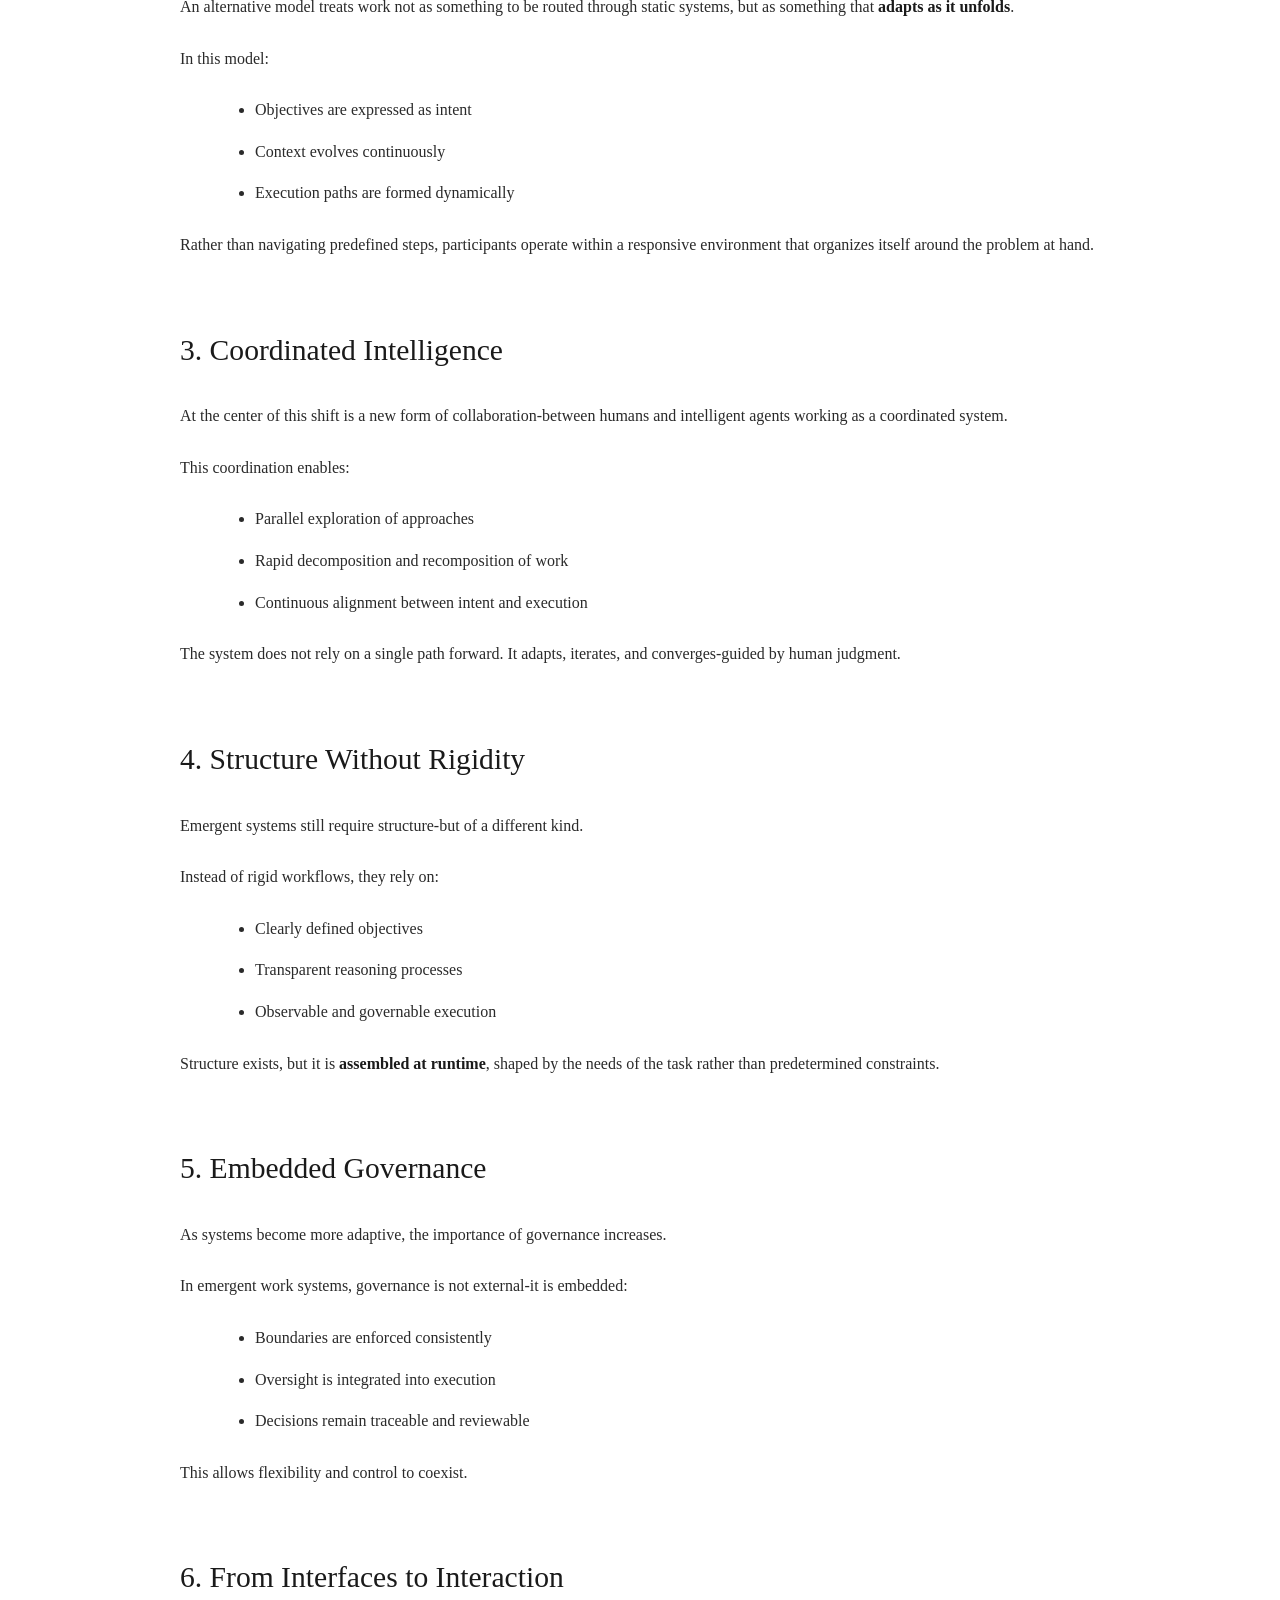
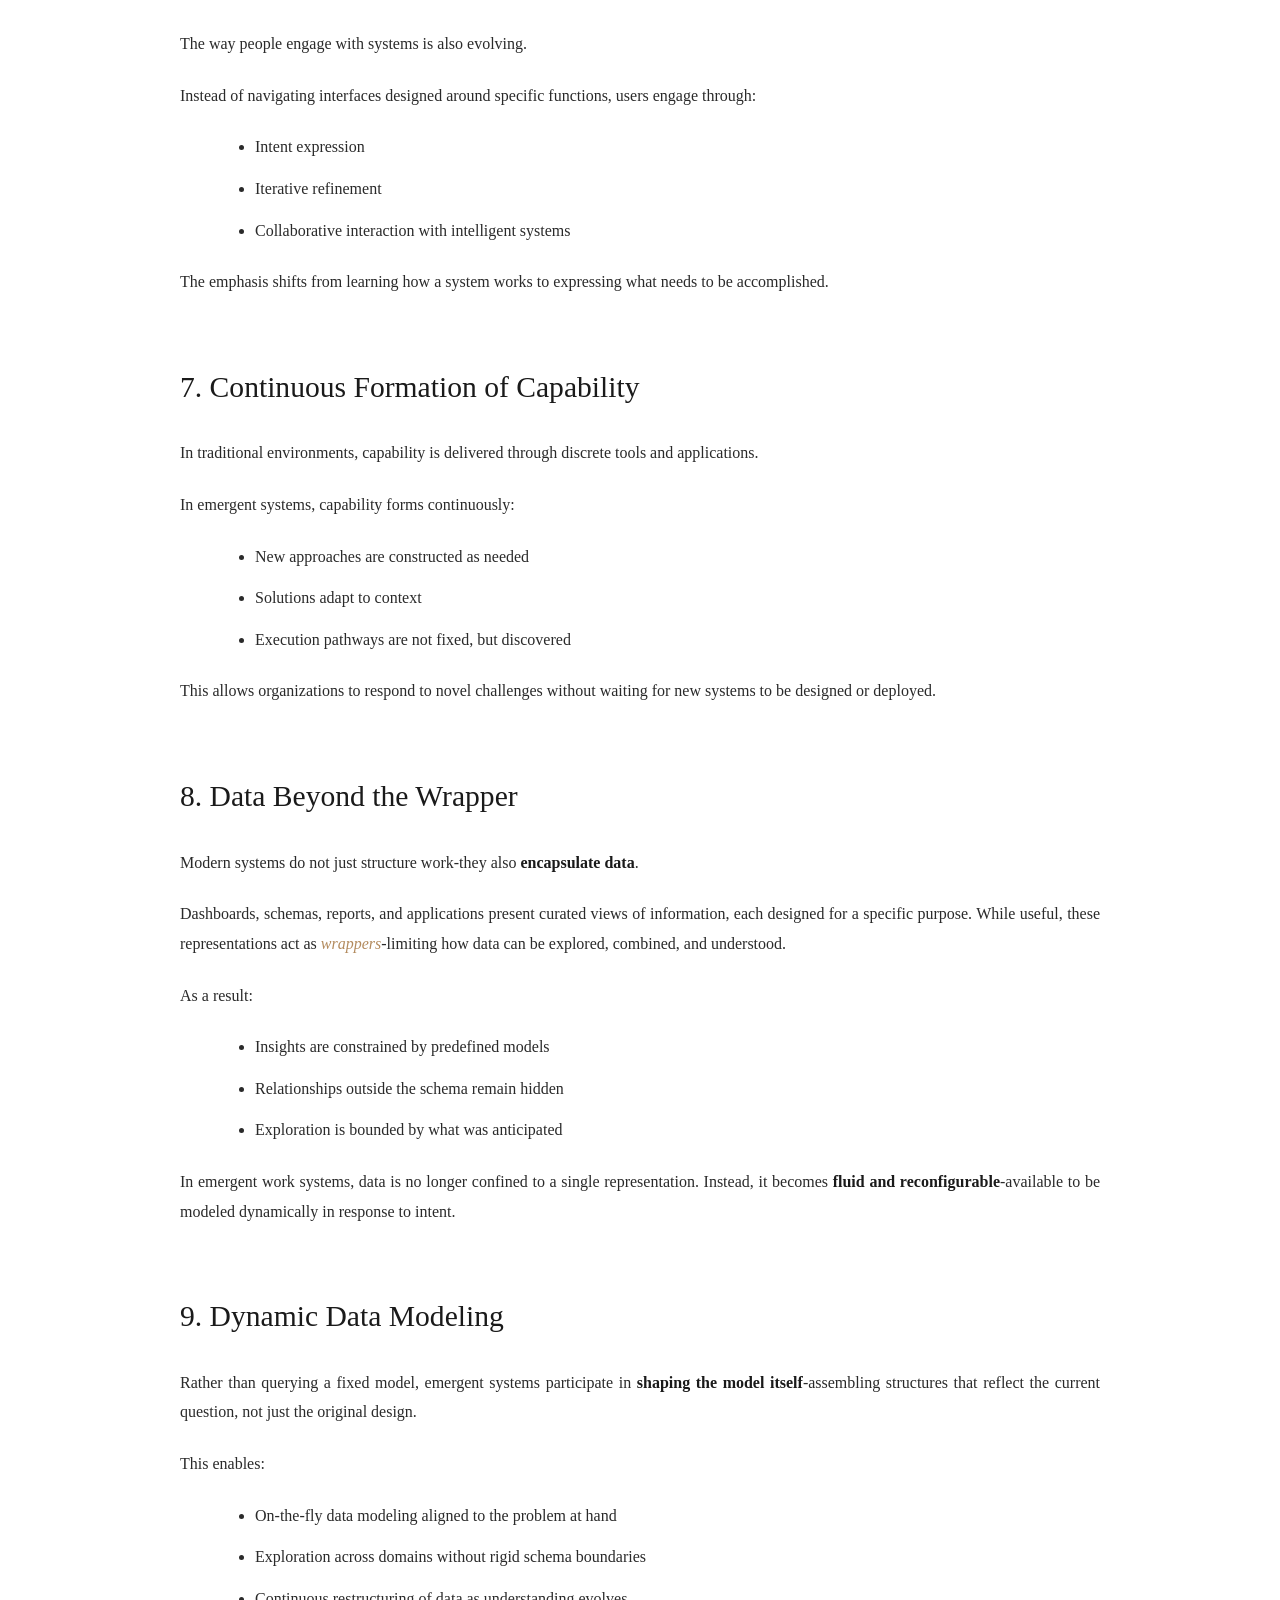
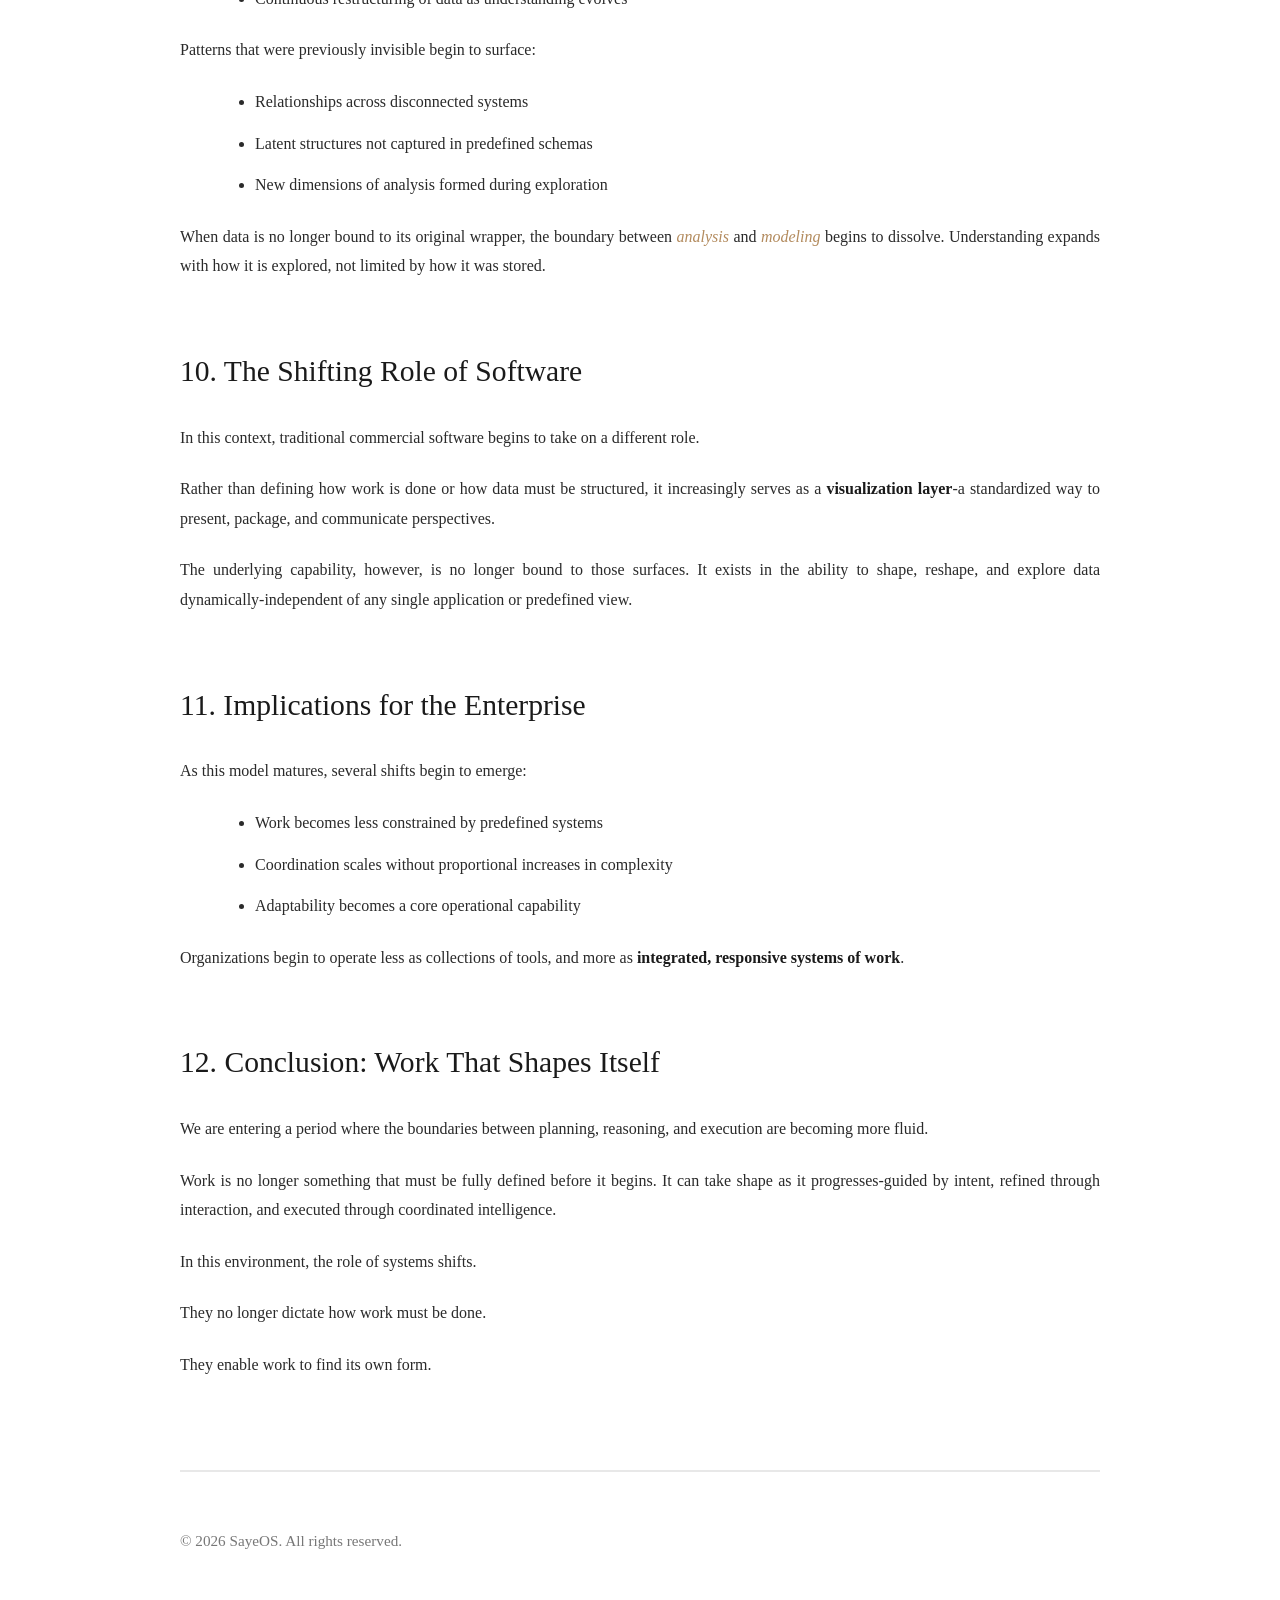
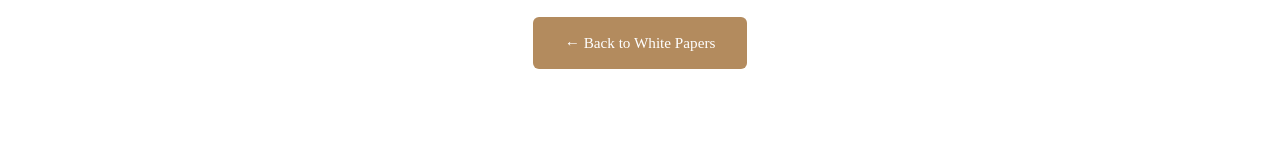
<file: assets/whitepapers/emergent-work-systems.html>
<!DOCTYPE html>
<html lang="en">

<head>
    <meta charset="UTF-8">
    <meta name="viewport" content="width=device-width, initial-scale=1.0">
    <title>Emergent Work Systems: Rethinking How Work Takes Shape | SayeOS</title>
    <link rel="stylesheet" href="../css/whitepaper.css">
</head>

<body>
    <div style="max-width: 900px; margin: 0 auto; padding: 20px;">
        <a href="../../whitepapers.html"
            style="color: #B38B5E; text-decoration: none; font-size: 1rem; display: inline-block; margin-bottom: 20px;">←
            Back to White Papers</a>
    </div>

    <div class="header">
        <img src="../images/logo.png" alt="SayeOS" class="logo">
        <div class="company-name">SayeOS</div>
        <h1>Emergent Work Systems: Rethinking How Work Takes Shape</h1>
    </div>

    <div class="executive-summary">
        <h2>Executive Summary</h2>
        <p>
            For decades, software has been the primary medium through which work is structured, executed, and scaled.
            Interfaces, workflows, and predefined logic have shaped how problems are approached and how outcomes are
            delivered.
        </p>
        <p>
            A new model is beginning to take hold-one where work is no longer confined to fixed pathways, but instead
            forms dynamically around intent, context, and collaboration between humans and intelligent systems.
        </p>
        <p>
            This paper explores the shift toward <strong>emergent work systems</strong>: environments where structure
            is not prescribed in advance, but assembled in real time-guided by human direction and executed through
            coordinated intelligence.
        </p>
    </div>

    <div class="section">
        <h2>1. The Limits of Predefined Systems</h2>
        <p>Traditional systems require work to be translated into predefined structures:</p>
        <ul>
            <li>Interfaces must be designed</li>
            <li>Workflows must be modeled</li>
            <li>Logic must be encoded in advance</li>
        </ul>
        <p>
            This approach has enabled scale-but at a cost. Flexibility is constrained by what was anticipated at
            design time. Change requires reconfiguration. Novel problems often fall outside the system's boundaries.
        </p>
        <p>As the pace and complexity of work increase, these constraints become more visible.</p>
    </div>

    <div class="section">
        <h2>2. Work as a Living System</h2>
        <p>
            An alternative model treats work not as something to be routed through static systems, but as something
            that <strong>adapts as it unfolds</strong>.
        </p>
        <p>In this model:</p>
        <ul>
            <li>Objectives are expressed as intent</li>
            <li>Context evolves continuously</li>
            <li>Execution paths are formed dynamically</li>
        </ul>
        <p>
            Rather than navigating predefined steps, participants operate within a responsive environment that
            organizes itself around the problem at hand.
        </p>
    </div>

    <!-- EMAIL GATE BREAK POINT - Content below requires registration -->

    <div class="section">
        <h2>3. Coordinated Intelligence</h2>
        <p>
            At the center of this shift is a new form of collaboration-between humans and intelligent agents
            working as a coordinated system.
        </p>
        <p>This coordination enables:</p>
        <ul>
            <li>Parallel exploration of approaches</li>
            <li>Rapid decomposition and recomposition of work</li>
            <li>Continuous alignment between intent and execution</li>
        </ul>
        <p>
            The system does not rely on a single path forward. It adapts, iterates, and converges-guided by
            human judgment.
        </p>
    </div>

    <div class="section">
        <h2>4. Structure Without Rigidity</h2>
        <p>Emergent systems still require structure-but of a different kind.</p>
        <p>Instead of rigid workflows, they rely on:</p>
        <ul>
            <li>Clearly defined objectives</li>
            <li>Transparent reasoning processes</li>
            <li>Observable and governable execution</li>
        </ul>
        <p>
            Structure exists, but it is <strong>assembled at runtime</strong>, shaped by the needs of the task
            rather than predetermined constraints.
        </p>
    </div>

    <div class="section">
        <h2>5. Embedded Governance</h2>
        <p>As systems become more adaptive, the importance of governance increases.</p>
        <p>In emergent work systems, governance is not external-it is embedded:</p>
        <ul>
            <li>Boundaries are enforced consistently</li>
            <li>Oversight is integrated into execution</li>
            <li>Decisions remain traceable and reviewable</li>
        </ul>
        <p>This allows flexibility and control to coexist.</p>
    </div>

    <div class="section">
        <h2>6. From Interfaces to Interaction</h2>
        <p>The way people engage with systems is also evolving.</p>
        <p>Instead of navigating interfaces designed around specific functions, users engage through:</p>
        <ul>
            <li>Intent expression</li>
            <li>Iterative refinement</li>
            <li>Collaborative interaction with intelligent systems</li>
        </ul>
        <p>The emphasis shifts from learning how a system works to expressing what needs to be accomplished.</p>
    </div>

    <div class="section">
        <h2>7. Continuous Formation of Capability</h2>
        <p>In traditional environments, capability is delivered through discrete tools and applications.</p>
        <p>In emergent systems, capability forms continuously:</p>
        <ul>
            <li>New approaches are constructed as needed</li>
            <li>Solutions adapt to context</li>
            <li>Execution pathways are not fixed, but discovered</li>
        </ul>
        <p>
            This allows organizations to respond to novel challenges without waiting for new systems to be
            designed or deployed.
        </p>
    </div>

    <div class="section">
        <h2>8. Data Beyond the Wrapper</h2>
        <p>Modern systems do not just structure work-they also <strong>encapsulate data</strong>.</p>
        <p>
            Dashboards, schemas, reports, and applications present curated views of information, each designed
            for a specific purpose. While useful, these representations act as <em>wrappers</em>-limiting how
            data can be explored, combined, and understood.
        </p>
        <p>As a result:</p>
        <ul>
            <li>Insights are constrained by predefined models</li>
            <li>Relationships outside the schema remain hidden</li>
            <li>Exploration is bounded by what was anticipated</li>
        </ul>
        <p>
            In emergent work systems, data is no longer confined to a single representation. Instead, it becomes
            <strong>fluid and reconfigurable</strong>-available to be modeled dynamically in response to intent.
        </p>
    </div>

    <div class="section">
        <h2>9. Dynamic Data Modeling</h2>
        <p>
            Rather than querying a fixed model, emergent systems participate in <strong>shaping the model
                itself</strong>-assembling
            structures that reflect the current question, not just the original design.
        </p>
        <p>This enables:</p>
        <ul>
            <li>On-the-fly data modeling aligned to the problem at hand</li>
            <li>Exploration across domains without rigid schema boundaries</li>
            <li>Continuous restructuring of data as understanding evolves</li>
        </ul>
        <p>Patterns that were previously invisible begin to surface:</p>
        <ul>
            <li>Relationships across disconnected systems</li>
            <li>Latent structures not captured in predefined schemas</li>
            <li>New dimensions of analysis formed during exploration</li>
        </ul>
        <p>
            When data is no longer bound to its original wrapper, the boundary between <em>analysis</em> and
            <em>modeling</em> begins to dissolve. Understanding expands with how it is explored, not limited
            by how it was stored.
        </p>
    </div>

    <div class="section">
        <h2>10. The Shifting Role of Software</h2>
        <p>In this context, traditional commercial software begins to take on a different role.</p>
        <p>
            Rather than defining how work is done or how data must be structured, it increasingly serves as a
            <strong>visualization layer</strong>-a standardized way to present, package, and communicate perspectives.
        </p>
        <p>
            The underlying capability, however, is no longer bound to those surfaces. It exists in the ability
            to shape, reshape, and explore data dynamically-independent of any single application or predefined view.
        </p>
    </div>

    <div class="section">
        <h2>11. Implications for the Enterprise</h2>
        <p>As this model matures, several shifts begin to emerge:</p>
        <ul>
            <li>Work becomes less constrained by predefined systems</li>
            <li>Coordination scales without proportional increases in complexity</li>
            <li>Adaptability becomes a core operational capability</li>
        </ul>
        <p>
            Organizations begin to operate less as collections of tools, and more as <strong>integrated,
                responsive systems of work</strong>.
        </p>
    </div>

    <div class="section">
        <h2>12. Conclusion: Work That Shapes Itself</h2>
        <p>We are entering a period where the boundaries between planning, reasoning, and execution are becoming more
            fluid.</p>
        <p>
            Work is no longer something that must be fully defined before it begins. It can take shape as it
            progresses-guided by intent, refined through interaction, and executed through coordinated intelligence.
        </p>
        <p>In this environment, the role of systems shifts.</p>
        <p>They no longer dictate how work must be done.</p>
        <p>They enable work to find its own form.</p>
    </div>

    <div class="footer">
        <p>&copy; 2026 SayeOS. All rights reserved.</p>
        <a href="../../whitepapers.html" class="back-link">← Back to White Papers</a>
    </div>
</body>

</html>
</file>
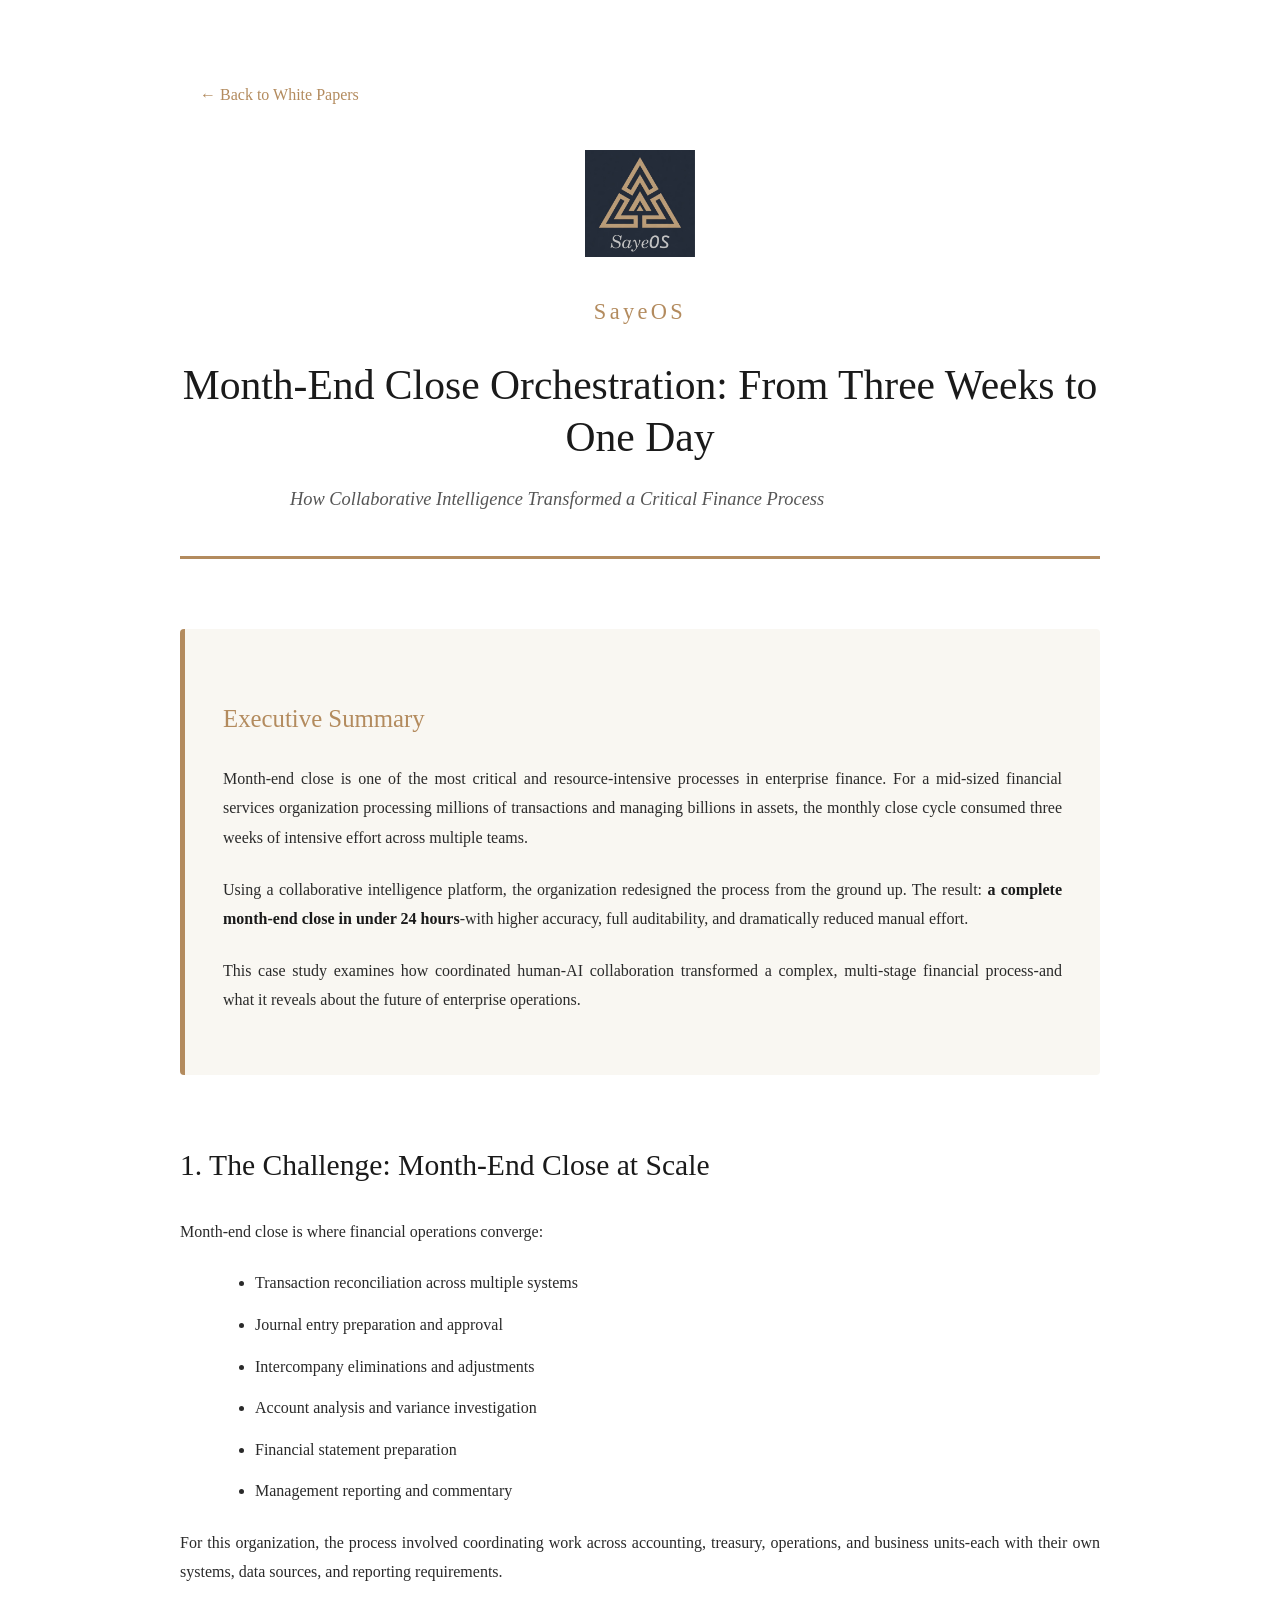
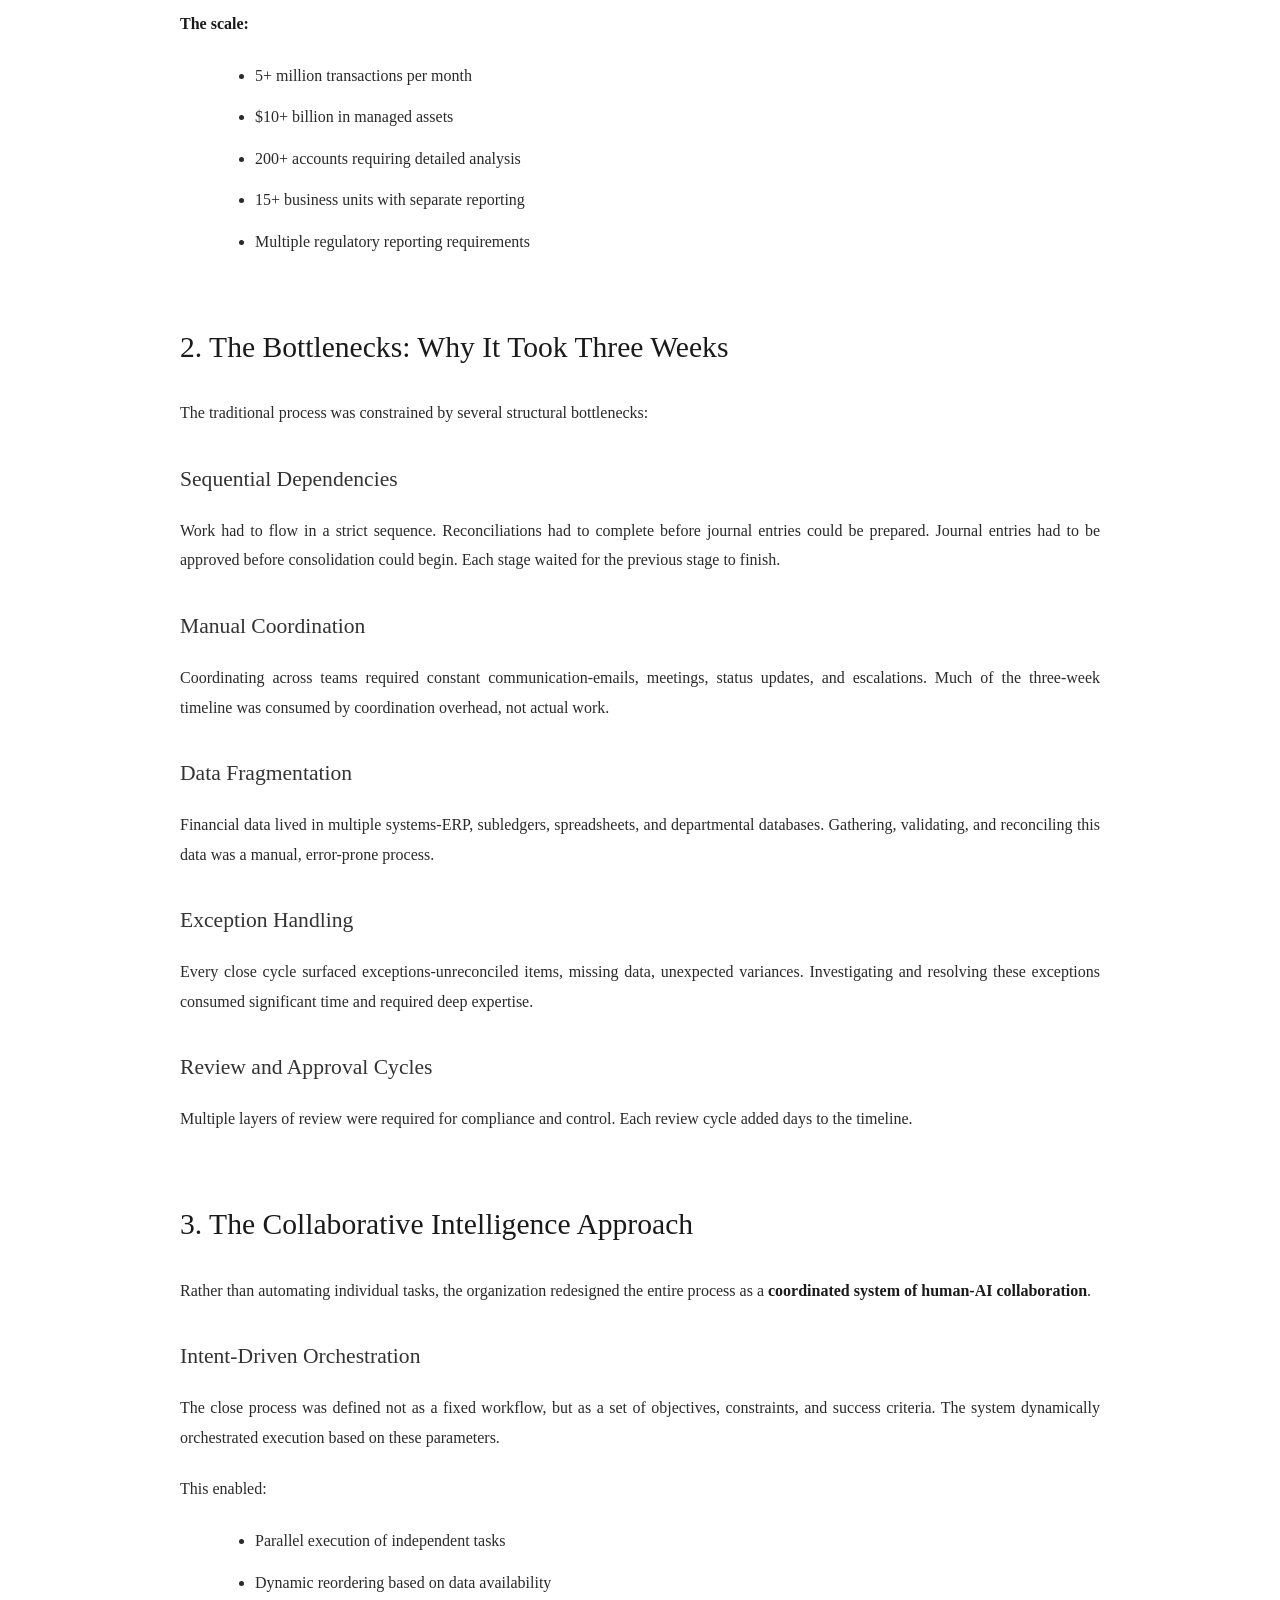
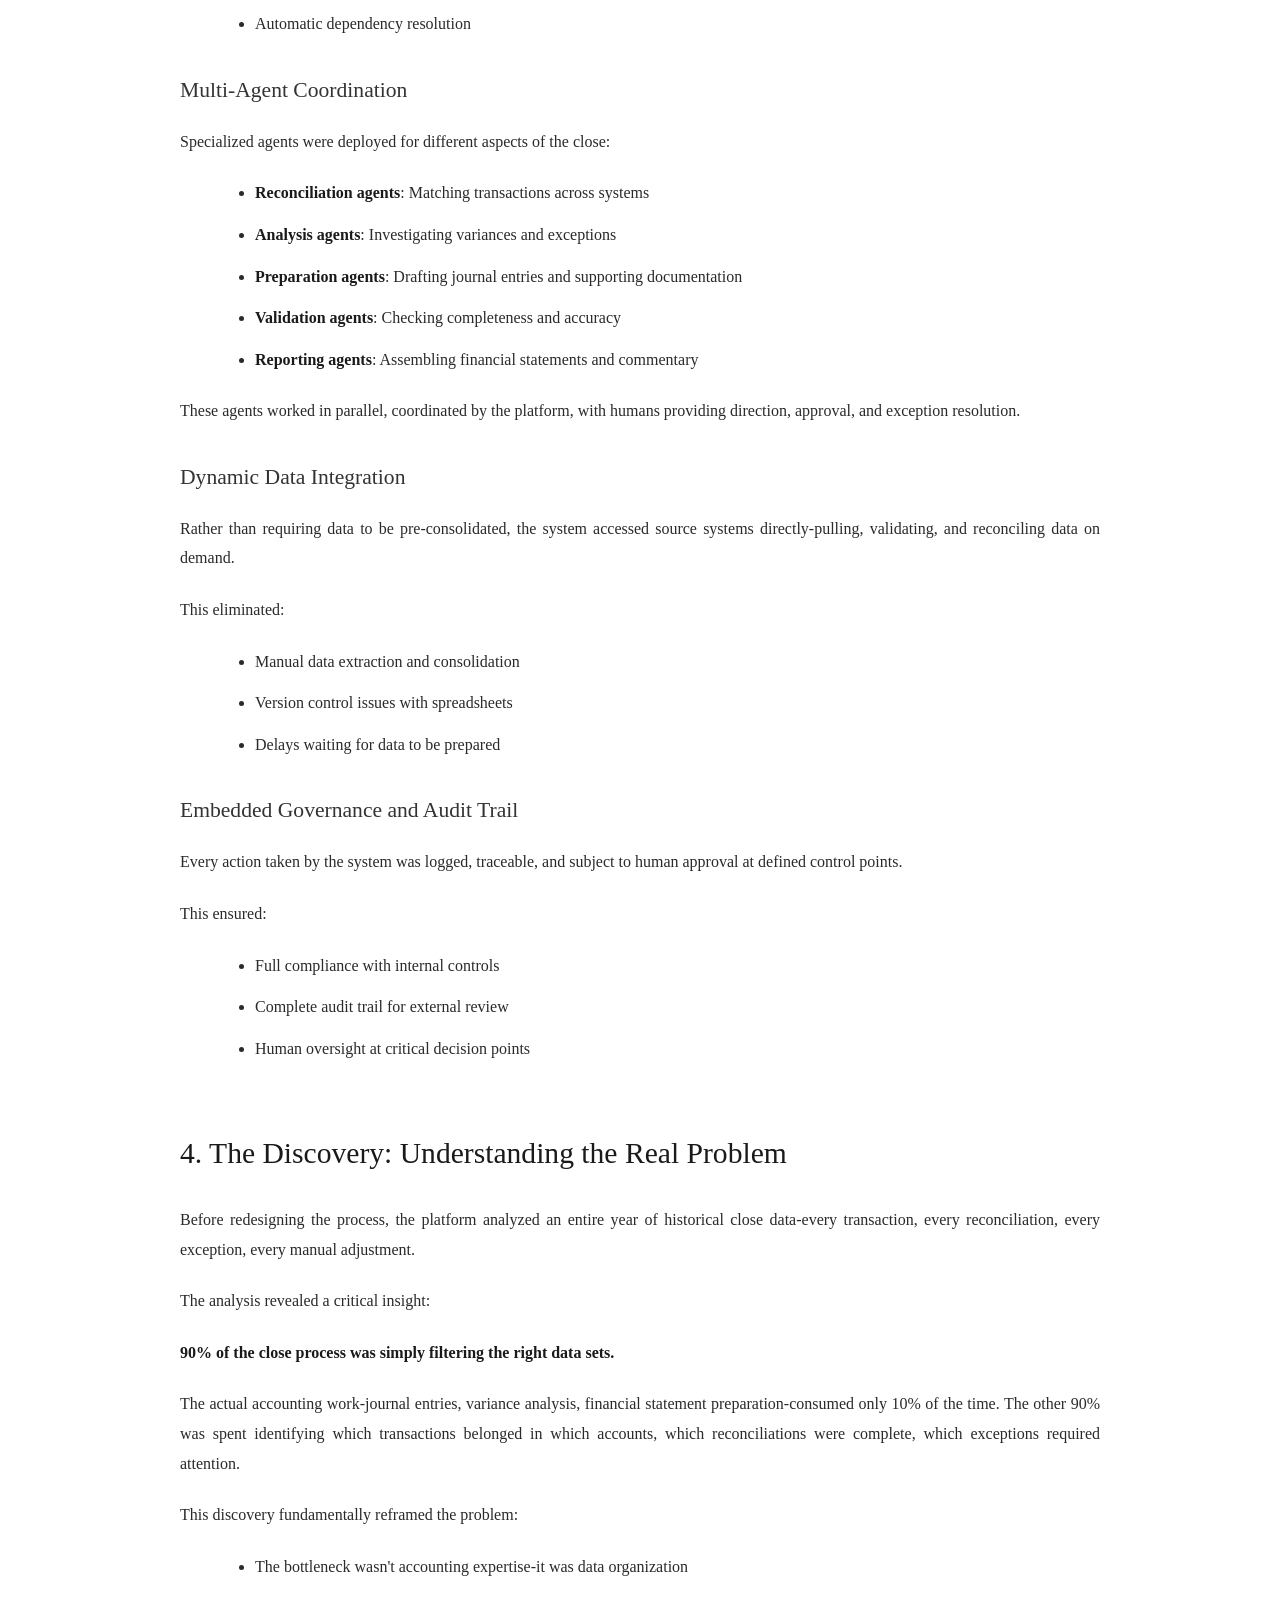
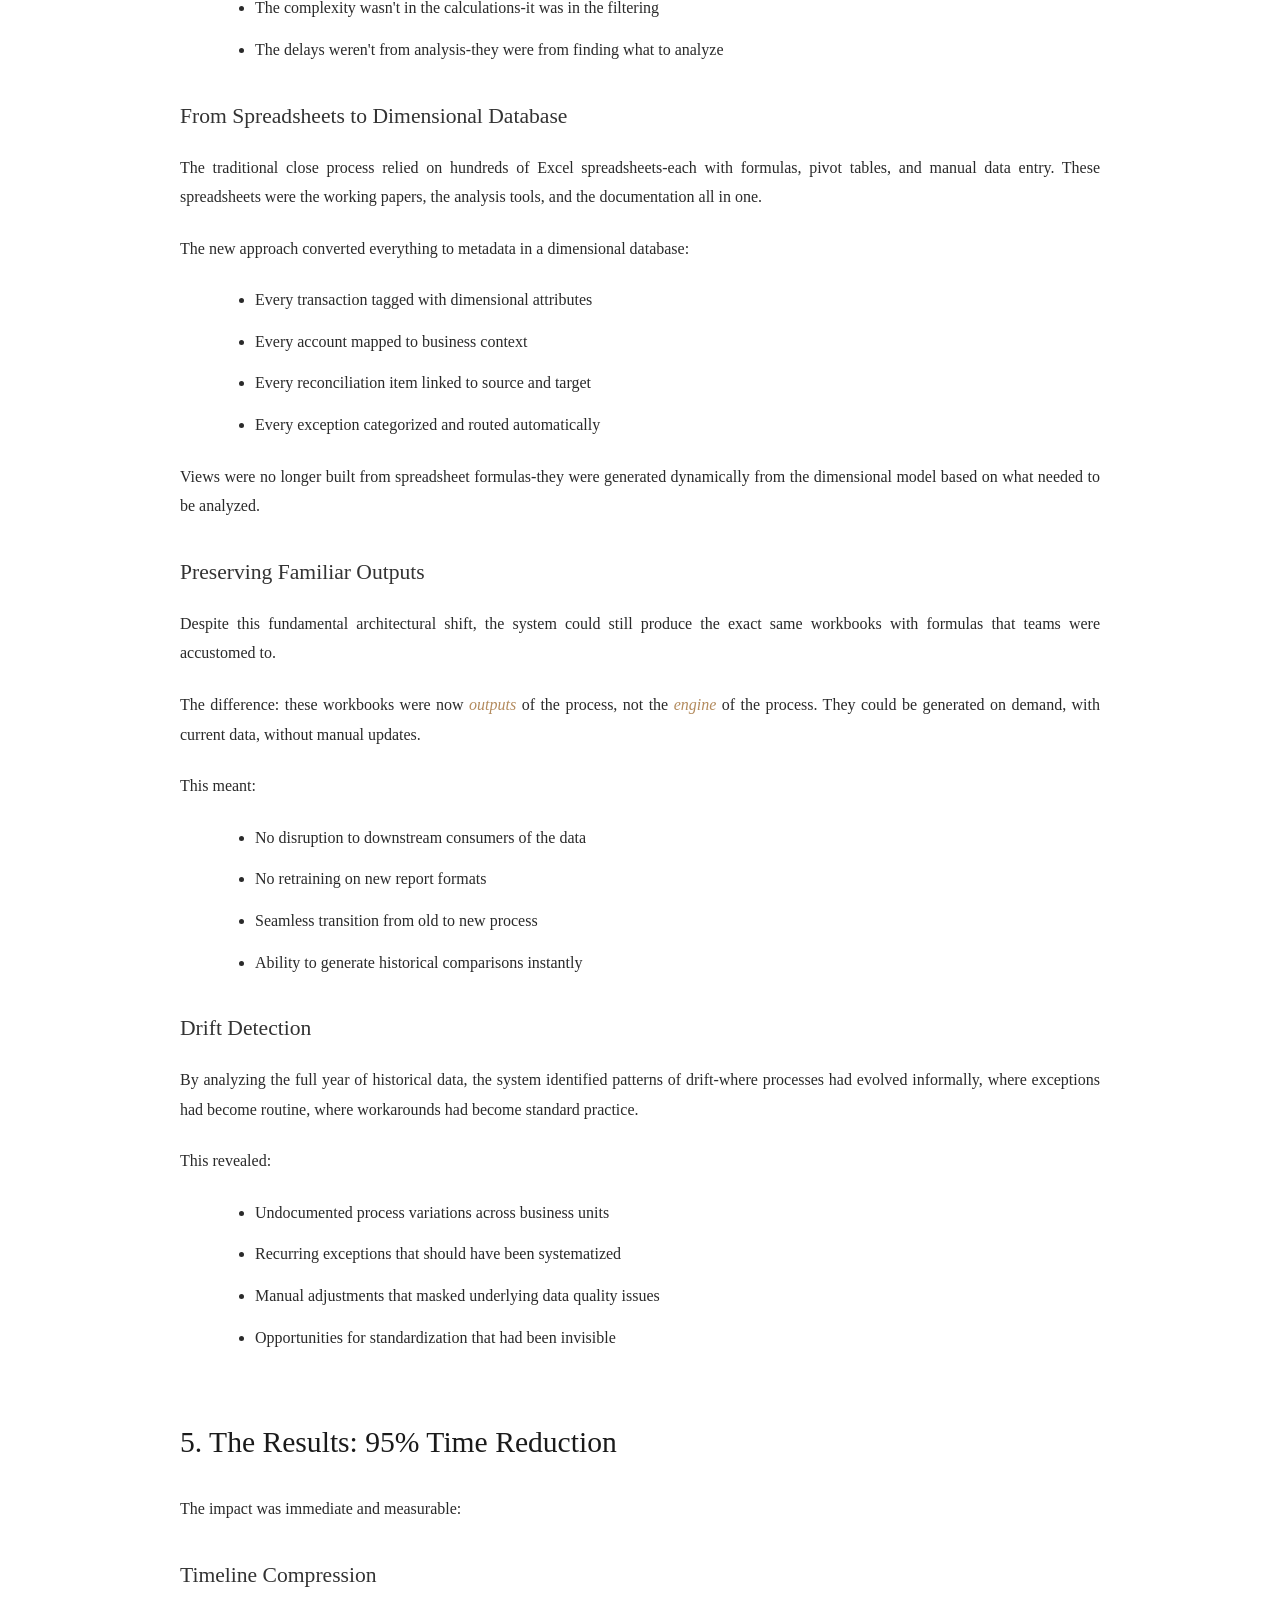
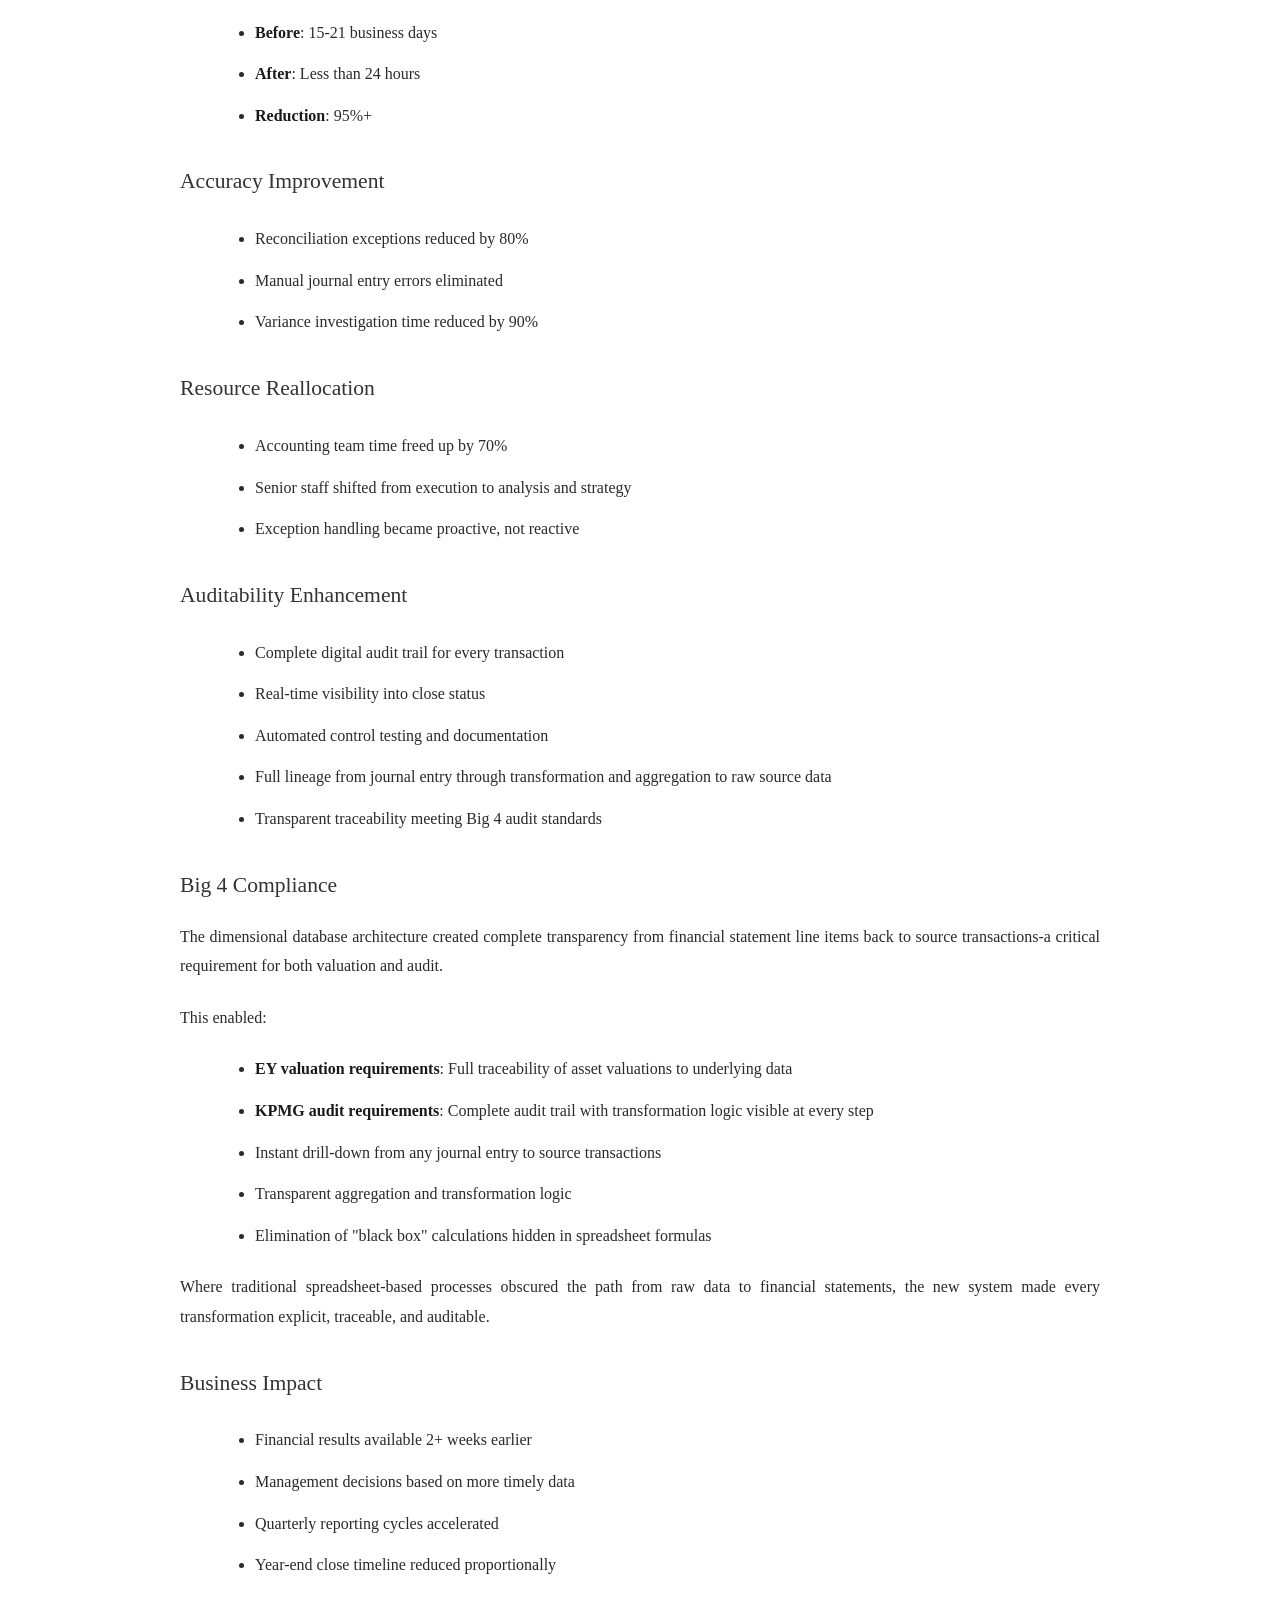
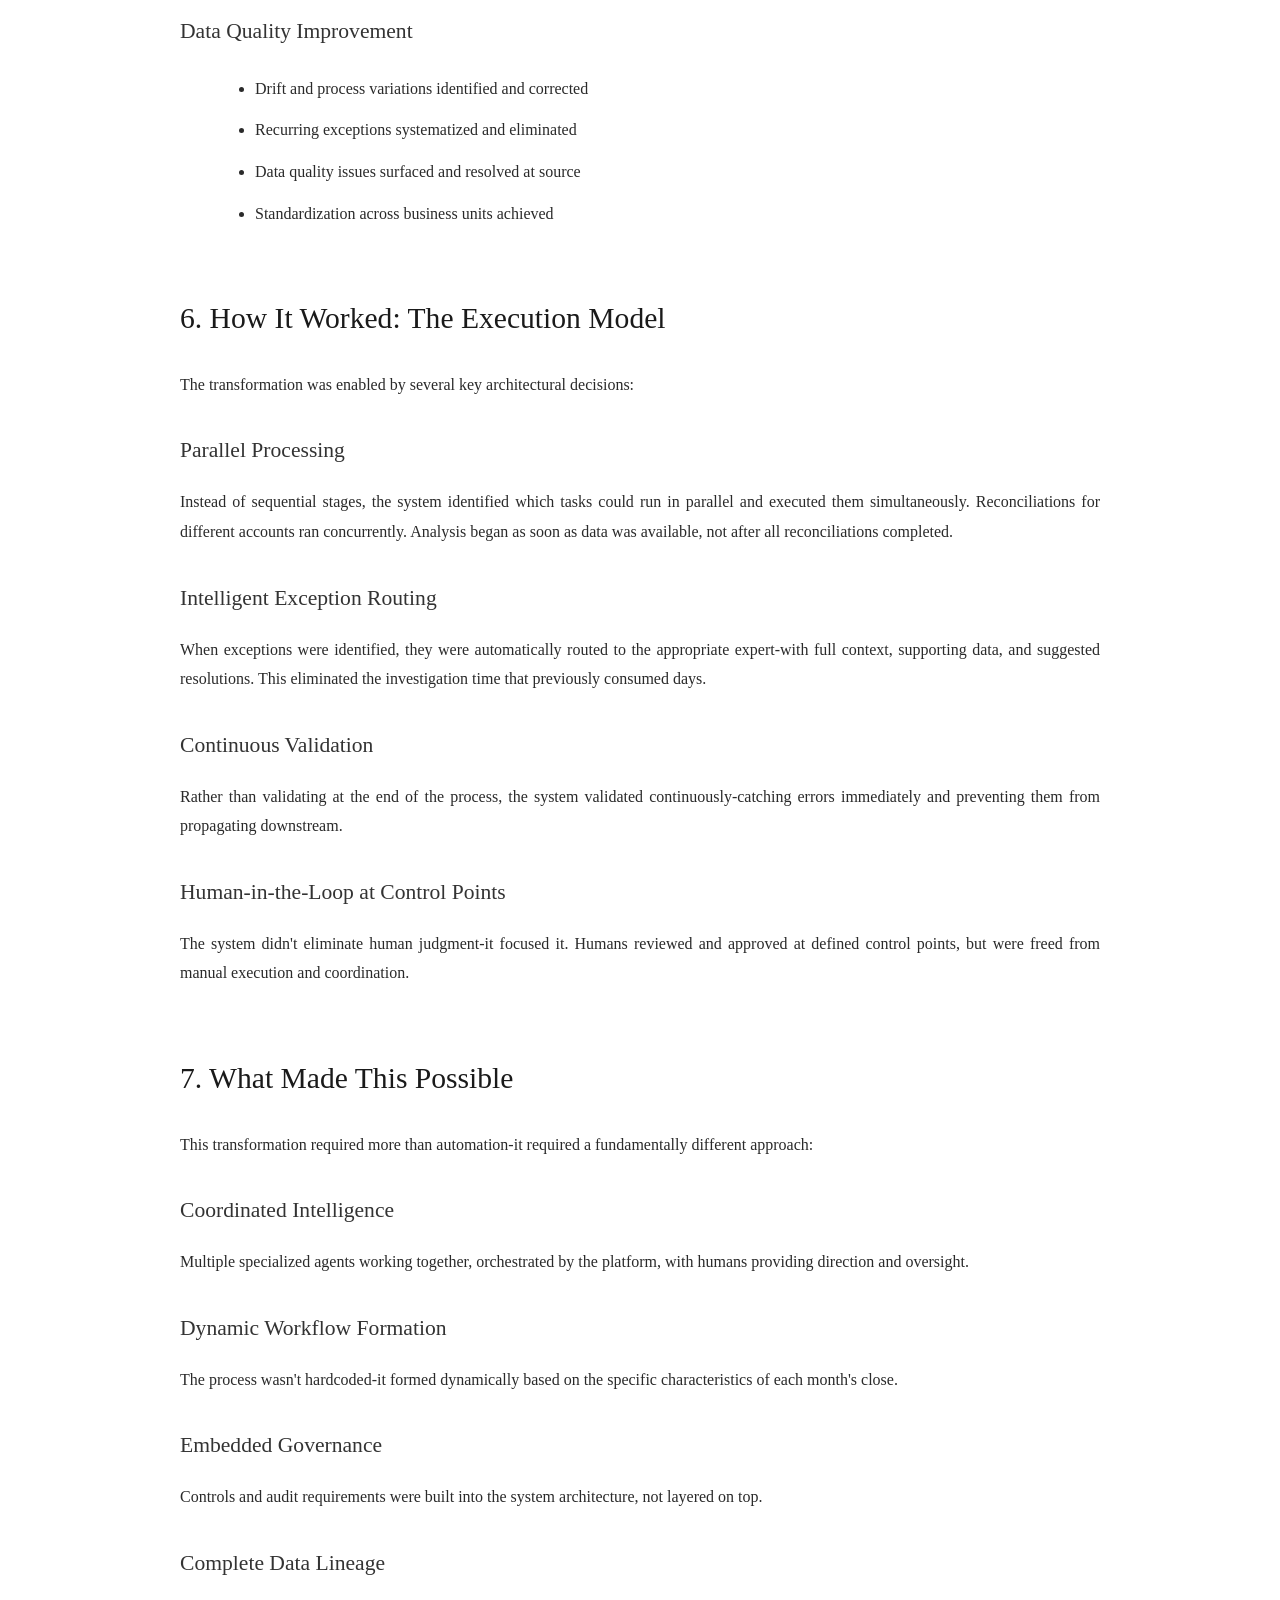
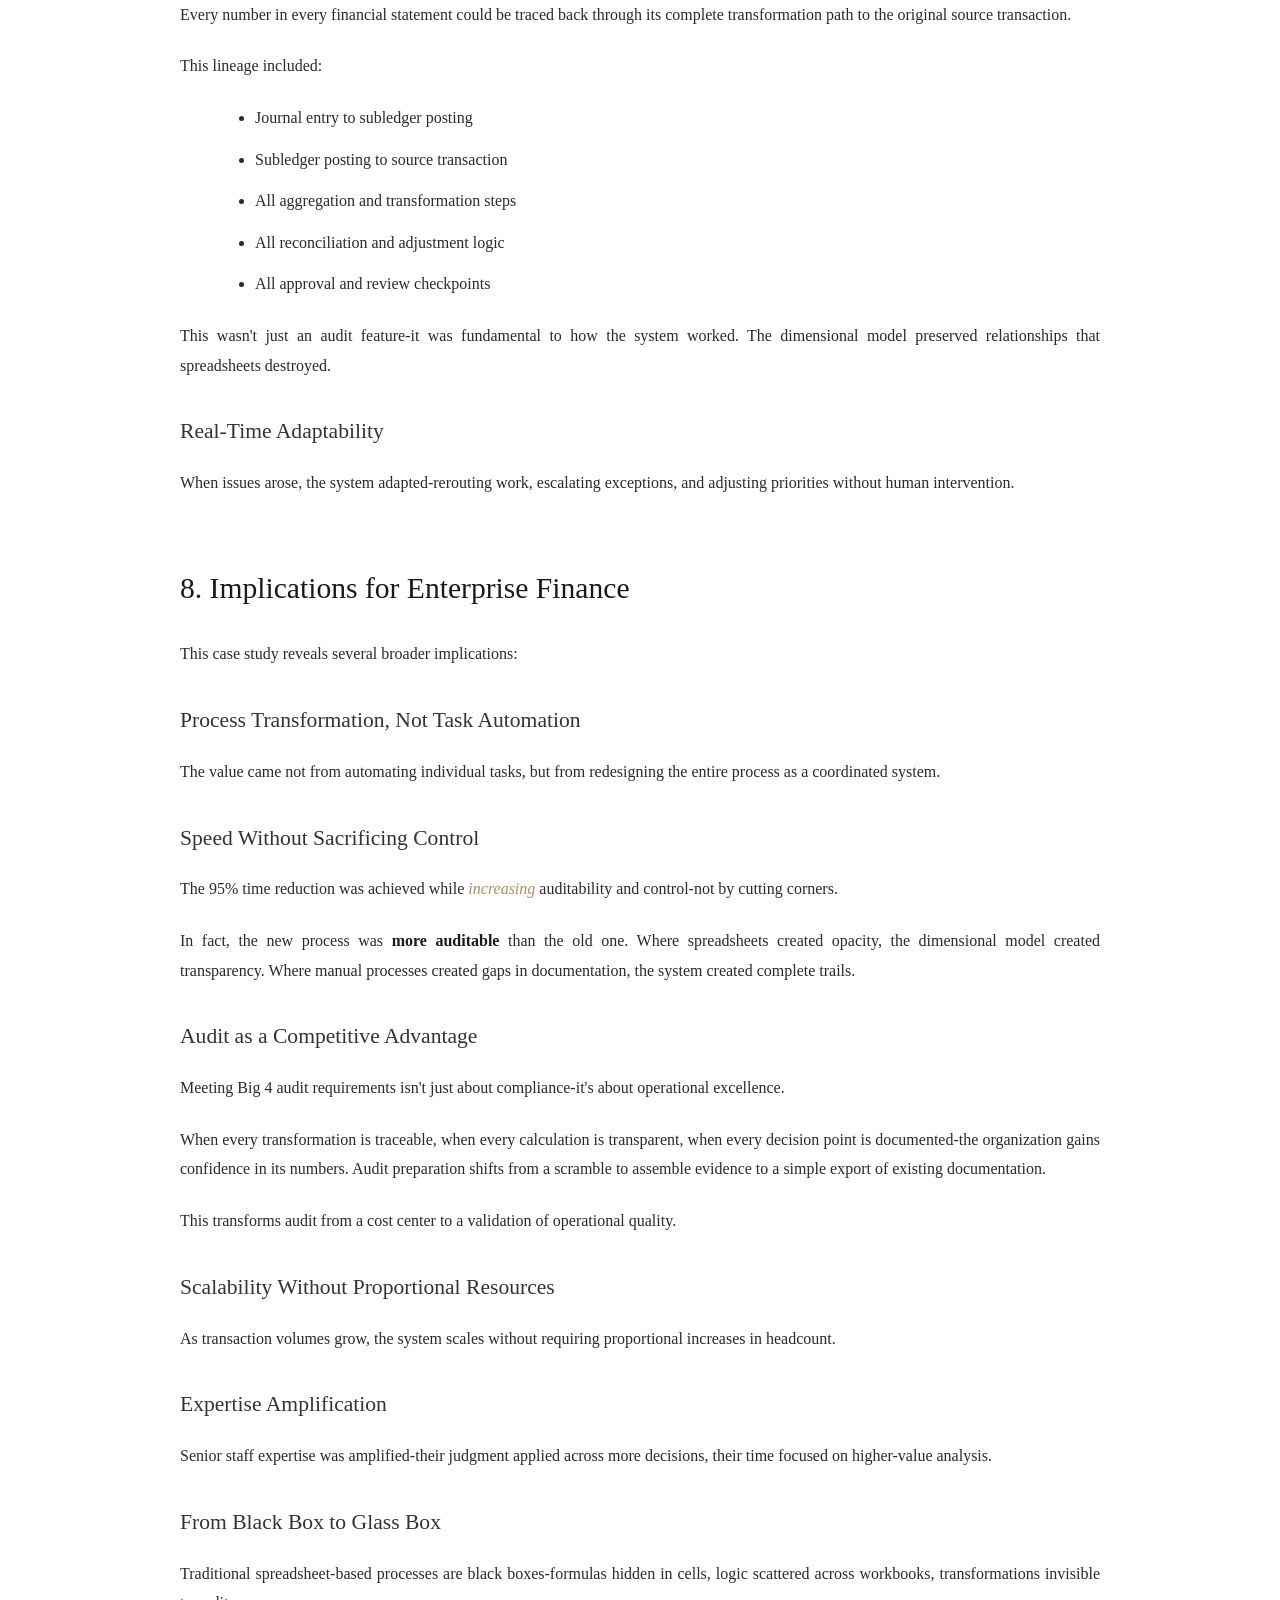
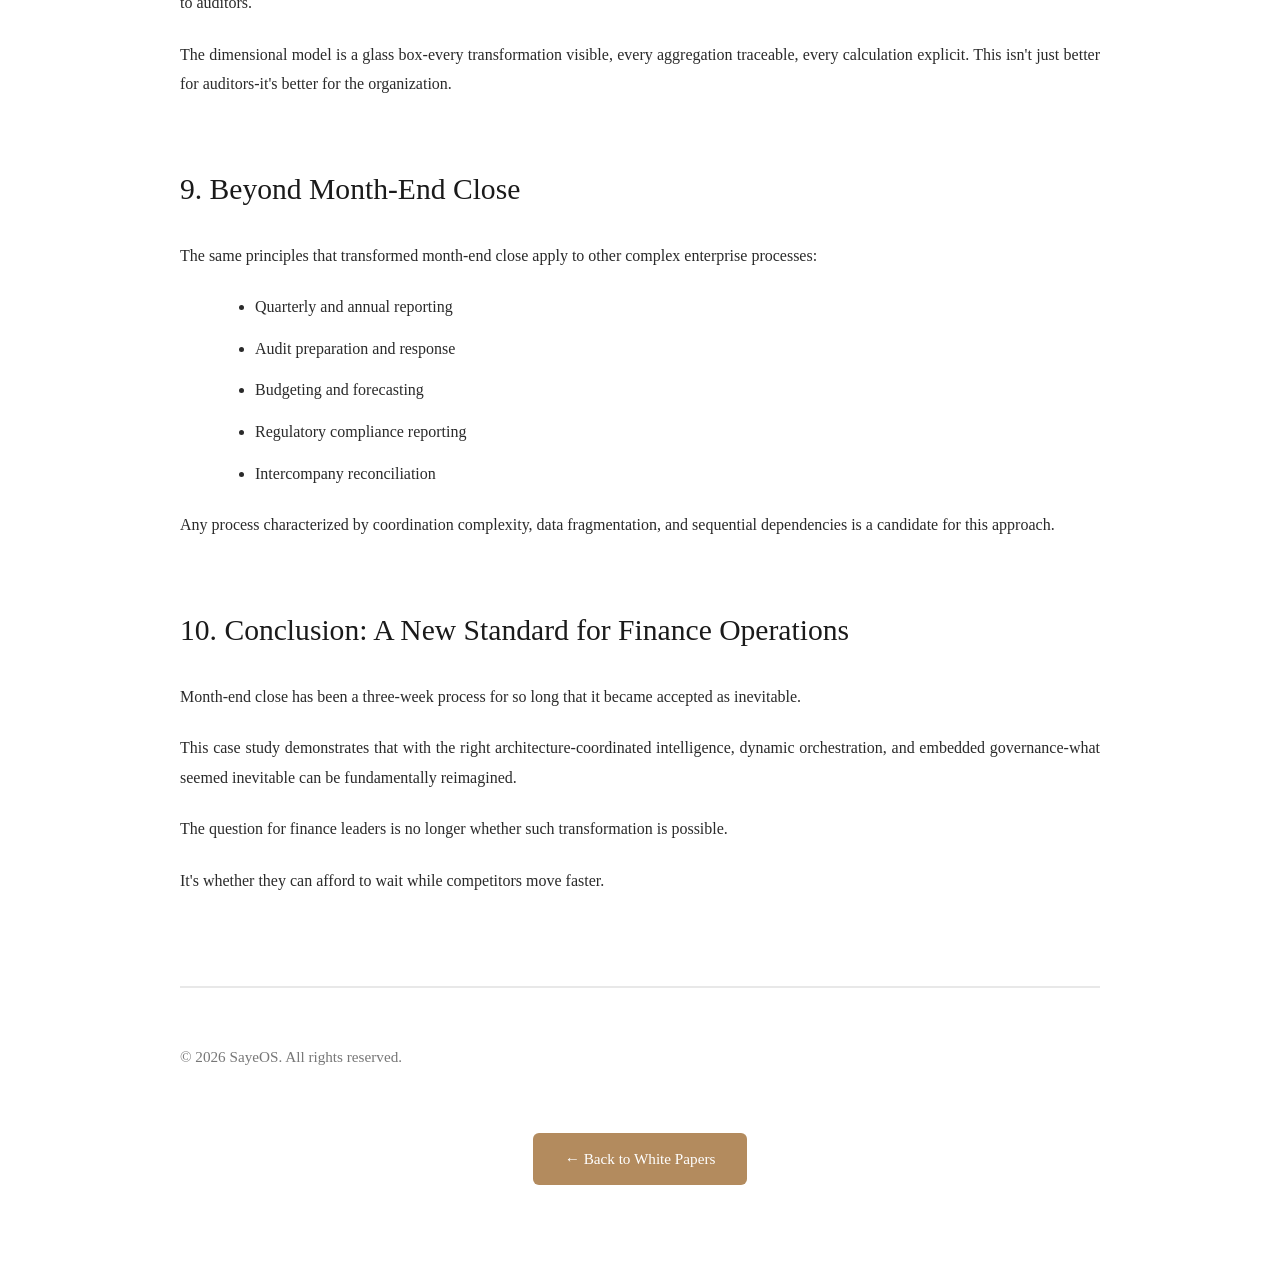
<file: assets/whitepapers/meco-case-study.html>
<!DOCTYPE html>
<html lang="en">

<head>
    <meta charset="UTF-8">
    <meta name="viewport" content="width=device-width, initial-scale=1.0">
    <title>Month-End Close Orchestration: From Three Weeks to One Day | SayeOS</title>
    <link rel="stylesheet" href="../css/whitepaper.css">
</head>

<body>
    <div style="max-width: 900px; margin: 0 auto; padding: 20px;">
        <a href="../../whitepapers.html"
            style="color: #B38B5E; text-decoration: none; font-size: 1rem; display: inline-block; margin-bottom: 20px;">←
            Back to White Papers</a>
    </div>

    <div class="header">
        <img src="../images/logo.png" alt="SayeOS" class="logo">
        <div class="company-name">SayeOS</div>
        <h1>Month-End Close Orchestration: From Three Weeks to One Day</h1>
        <p class="subtitle">How Collaborative Intelligence Transformed a Critical Finance Process</p>
    </div>

    <div class="executive-summary">
        <h2>Executive Summary</h2>
        <p>
            Month-end close is one of the most critical and resource-intensive processes in enterprise finance.
            For a mid-sized financial services organization processing millions of transactions and managing
            billions in assets, the monthly close cycle consumed three weeks of intensive effort across
            multiple teams.
        </p>
        <p>
            Using a collaborative intelligence platform, the organization redesigned the process from the ground up.
            The result: <strong>a complete month-end close in under 24 hours</strong>-with higher accuracy,
            full auditability, and dramatically reduced manual effort.
        </p>
        <p>
            This case study examines how coordinated human-AI collaboration transformed a complex, multi-stage
            financial process-and what it reveals about the future of enterprise operations.
        </p>
    </div>

    <div class="section">
        <h2>1. The Challenge: Month-End Close at Scale</h2>
        <p>Month-end close is where financial operations converge:</p>
        <ul>
            <li>Transaction reconciliation across multiple systems</li>
            <li>Journal entry preparation and approval</li>
            <li>Intercompany eliminations and adjustments</li>
            <li>Account analysis and variance investigation</li>
            <li>Financial statement preparation</li>
            <li>Management reporting and commentary</li>
        </ul>
        <p>
            For this organization, the process involved coordinating work across accounting, treasury, operations,
            and business units-each with their own systems, data sources, and reporting requirements.
        </p>
        <p><strong>The scale:</strong></p>
        <ul>
            <li>5+ million transactions per month</li>
            <li>$10+ billion in managed assets</li>
            <li>200+ accounts requiring detailed analysis</li>
            <li>15+ business units with separate reporting</li>
            <li>Multiple regulatory reporting requirements</li>
        </ul>
    </div>

    <div class="section">
        <h2>2. The Bottlenecks: Why It Took Three Weeks</h2>
        <p>The traditional process was constrained by several structural bottlenecks:</p>

        <h3>Sequential Dependencies</h3>
        <p>
            Work had to flow in a strict sequence. Reconciliations had to complete before journal entries could
            be prepared. Journal entries had to be approved before consolidation could begin. Each stage waited
            for the previous stage to finish.
        </p>

        <h3>Manual Coordination</h3>
        <p>
            Coordinating across teams required constant communication-emails, meetings, status updates, and
            escalations. Much of the three-week timeline was consumed by coordination overhead, not actual work.
        </p>

        <h3>Data Fragmentation</h3>
        <p>
            Financial data lived in multiple systems-ERP, subledgers, spreadsheets, and departmental databases.
            Gathering, validating, and reconciling this data was a manual, error-prone process.
        </p>

        <h3>Exception Handling</h3>
        <p>
            Every close cycle surfaced exceptions-unreconciled items, missing data, unexpected variances.
            Investigating and resolving these exceptions consumed significant time and required deep expertise.
        </p>

        <h3>Review and Approval Cycles</h3>
        <p>
            Multiple layers of review were required for compliance and control. Each review cycle added days
            to the timeline.
        </p>
    </div>

    <!-- EMAIL GATE BREAK POINT - Content below requires registration -->

    <div class="section">
        <h2>3. The Collaborative Intelligence Approach</h2>
        <p>
            Rather than automating individual tasks, the organization redesigned the entire process as a
            <strong>coordinated system of human-AI collaboration</strong>.
        </p>

        <h3>Intent-Driven Orchestration</h3>
        <p>
            The close process was defined not as a fixed workflow, but as a set of objectives, constraints,
            and success criteria. The system dynamically orchestrated execution based on these parameters.
        </p>
        <p>This enabled:</p>
        <ul>
            <li>Parallel execution of independent tasks</li>
            <li>Dynamic reordering based on data availability</li>
            <li>Automatic dependency resolution</li>
        </ul>

        <h3>Multi-Agent Coordination</h3>
        <p>Specialized agents were deployed for different aspects of the close:</p>
        <ul>
            <li><strong>Reconciliation agents</strong>: Matching transactions across systems</li>
            <li><strong>Analysis agents</strong>: Investigating variances and exceptions</li>
            <li><strong>Preparation agents</strong>: Drafting journal entries and supporting documentation</li>
            <li><strong>Validation agents</strong>: Checking completeness and accuracy</li>
            <li><strong>Reporting agents</strong>: Assembling financial statements and commentary</li>
        </ul>
        <p>
            These agents worked in parallel, coordinated by the platform, with humans providing direction,
            approval, and exception resolution.
        </p>

        <h3>Dynamic Data Integration</h3>
        <p>
            Rather than requiring data to be pre-consolidated, the system accessed source systems directly-pulling,
            validating, and reconciling data on demand.
        </p>
        <p>This eliminated:</p>
        <ul>
            <li>Manual data extraction and consolidation</li>
            <li>Version control issues with spreadsheets</li>
            <li>Delays waiting for data to be prepared</li>
        </ul>

        <h3>Embedded Governance and Audit Trail</h3>
        <p>
            Every action taken by the system was logged, traceable, and subject to human approval at defined
            control points.
        </p>
        <p>This ensured:</p>
        <ul>
            <li>Full compliance with internal controls</li>
            <li>Complete audit trail for external review</li>
            <li>Human oversight at critical decision points</li>
        </ul>
    </div>

    <div class="section">
        <h2>4. The Discovery: Understanding the Real Problem</h2>
        <p>
            Before redesigning the process, the platform analyzed an entire year of historical close data-every
            transaction, every reconciliation, every exception, every manual adjustment.
        </p>
        <p>The analysis revealed a critical insight:</p>
        <p>
            <strong>90% of the close process was simply filtering the right data sets.</strong>
        </p>
        <p>
            The actual accounting work-journal entries, variance analysis, financial statement preparation-consumed
            only 10% of the time. The other 90% was spent identifying which transactions belonged in which accounts,
            which reconciliations were complete, which exceptions required attention.
        </p>
        <p>This discovery fundamentally reframed the problem:</p>
        <ul>
            <li>The bottleneck wasn't accounting expertise-it was data organization</li>
            <li>The complexity wasn't in the calculations-it was in the filtering</li>
            <li>The delays weren't from analysis-they were from finding what to analyze</li>
        </ul>

        <h3>From Spreadsheets to Dimensional Database</h3>
        <p>
            The traditional close process relied on hundreds of Excel spreadsheets-each with formulas, pivot tables,
            and manual data entry. These spreadsheets were the working papers, the analysis tools, and the
            documentation all in one.
        </p>
        <p>The new approach converted everything to metadata in a dimensional database:</p>
        <ul>
            <li>Every transaction tagged with dimensional attributes</li>
            <li>Every account mapped to business context</li>
            <li>Every reconciliation item linked to source and target</li>
            <li>Every exception categorized and routed automatically</li>
        </ul>
        <p>
            Views were no longer built from spreadsheet formulas-they were generated dynamically from the dimensional
            model based on what needed to be analyzed.
        </p>

        <h3>Preserving Familiar Outputs</h3>
        <p>
            Despite this fundamental architectural shift, the system could still produce the exact same workbooks
            with formulas that teams were accustomed to.
        </p>
        <p>
            The difference: these workbooks were now <em>outputs</em> of the process, not the <em>engine</em> of
            the process. They could be generated on demand, with current data, without manual updates.
        </p>
        <p>This meant:</p>
        <ul>
            <li>No disruption to downstream consumers of the data</li>
            <li>No retraining on new report formats</li>
            <li>Seamless transition from old to new process</li>
            <li>Ability to generate historical comparisons instantly</li>
        </ul>

        <h3>Drift Detection</h3>
        <p>
            By analyzing the full year of historical data, the system identified patterns of drift-where processes
            had evolved informally, where exceptions had become routine, where workarounds had become standard practice.
        </p>
        <p>This revealed:</p>
        <ul>
            <li>Undocumented process variations across business units</li>
            <li>Recurring exceptions that should have been systematized</li>
            <li>Manual adjustments that masked underlying data quality issues</li>
            <li>Opportunities for standardization that had been invisible</li>
        </ul>
    </div>

    <div class="section">
        <h2>5. The Results: 95% Time Reduction</h2>
        <p>The impact was immediate and measurable:</p>

        <h3>Timeline Compression</h3>
        <ul>
            <li><strong>Before</strong>: 15-21 business days</li>
            <li><strong>After</strong>: Less than 24 hours</li>
            <li><strong>Reduction</strong>: 95%+</li>
        </ul>

        <h3>Accuracy Improvement</h3>
        <ul>
            <li>Reconciliation exceptions reduced by 80%</li>
            <li>Manual journal entry errors eliminated</li>
            <li>Variance investigation time reduced by 90%</li>
        </ul>

        <h3>Resource Reallocation</h3>
        <ul>
            <li>Accounting team time freed up by 70%</li>
            <li>Senior staff shifted from execution to analysis and strategy</li>
            <li>Exception handling became proactive, not reactive</li>
        </ul>

        <h3>Auditability Enhancement</h3>
        <ul>
            <li>Complete digital audit trail for every transaction</li>
            <li>Real-time visibility into close status</li>
            <li>Automated control testing and documentation</li>
            <li>Full lineage from journal entry through transformation and aggregation to raw source data</li>
            <li>Transparent traceability meeting Big 4 audit standards</li>
        </ul>

        <h3>Big 4 Compliance</h3>
        <p>
            The dimensional database architecture created complete transparency from financial statement line items
            back to source transactions-a critical requirement for both valuation and audit.
        </p>
        <p>This enabled:</p>
        <ul>
            <li><strong>EY valuation requirements</strong>: Full traceability of asset valuations to underlying data
            </li>
            <li><strong>KPMG audit requirements</strong>: Complete audit trail with transformation logic visible at
                every step</li>
            <li>Instant drill-down from any journal entry to source transactions</li>
            <li>Transparent aggregation and transformation logic</li>
            <li>Elimination of "black box" calculations hidden in spreadsheet formulas</li>
        </ul>
        <p>
            Where traditional spreadsheet-based processes obscured the path from raw data to financial statements,
            the new system made every transformation explicit, traceable, and auditable.
        </p>

        <h3>Business Impact</h3>
        <ul>
            <li>Financial results available 2+ weeks earlier</li>
            <li>Management decisions based on more timely data</li>
            <li>Quarterly reporting cycles accelerated</li>
            <li>Year-end close timeline reduced proportionally</li>
        </ul>

        <h3>Data Quality Improvement</h3>
        <ul>
            <li>Drift and process variations identified and corrected</li>
            <li>Recurring exceptions systematized and eliminated</li>
            <li>Data quality issues surfaced and resolved at source</li>
            <li>Standardization across business units achieved</li>
        </ul>
    </div>

    <div class="section">
        <h2>6. How It Worked: The Execution Model</h2>
        <p>The transformation was enabled by several key architectural decisions:</p>

        <h3>Parallel Processing</h3>
        <p>
            Instead of sequential stages, the system identified which tasks could run in parallel and executed
            them simultaneously. Reconciliations for different accounts ran concurrently. Analysis began as soon
            as data was available, not after all reconciliations completed.
        </p>

        <h3>Intelligent Exception Routing</h3>
        <p>
            When exceptions were identified, they were automatically routed to the appropriate expert-with full
            context, supporting data, and suggested resolutions. This eliminated the investigation time that
            previously consumed days.
        </p>

        <h3>Continuous Validation</h3>
        <p>
            Rather than validating at the end of the process, the system validated continuously-catching errors
            immediately and preventing them from propagating downstream.
        </p>

        <h3>Human-in-the-Loop at Control Points</h3>
        <p>
            The system didn't eliminate human judgment-it focused it. Humans reviewed and approved at defined
            control points, but were freed from manual execution and coordination.
        </p>
    </div>

    <div class="section">
        <h2>7. What Made This Possible</h2>
        <p>This transformation required more than automation-it required a fundamentally different approach:</p>

        <h3>Coordinated Intelligence</h3>
        <p>
            Multiple specialized agents working together, orchestrated by the platform, with humans providing
            direction and oversight.
        </p>

        <h3>Dynamic Workflow Formation</h3>
        <p>
            The process wasn't hardcoded-it formed dynamically based on the specific characteristics of each
            month's close.
        </p>

        <h3>Embedded Governance</h3>
        <p>
            Controls and audit requirements were built into the system architecture, not layered on top.
        </p>

        <h3>Complete Data Lineage</h3>
        <p>
            Every number in every financial statement could be traced back through its complete transformation path
            to the original source transaction.
        </p>
        <p>This lineage included:</p>
        <ul>
            <li>Journal entry to subledger posting</li>
            <li>Subledger posting to source transaction</li>
            <li>All aggregation and transformation steps</li>
            <li>All reconciliation and adjustment logic</li>
            <li>All approval and review checkpoints</li>
        </ul>
        <p>
            This wasn't just an audit feature-it was fundamental to how the system worked. The dimensional model
            preserved relationships that spreadsheets destroyed.
        </p>

        <h3>Real-Time Adaptability</h3>
        <p>
            When issues arose, the system adapted-rerouting work, escalating exceptions, and adjusting priorities
            without human intervention.
        </p>
    </div>

    <div class="section">
        <h2>8. Implications for Enterprise Finance</h2>
        <p>This case study reveals several broader implications:</p>

        <h3>Process Transformation, Not Task Automation</h3>
        <p>
            The value came not from automating individual tasks, but from redesigning the entire process as a
            coordinated system.
        </p>

        <h3>Speed Without Sacrificing Control</h3>
        <p>
            The 95% time reduction was achieved while <em>increasing</em> auditability and control-not by
            cutting corners.
        </p>
        <p>
            In fact, the new process was <strong>more auditable</strong> than the old one. Where spreadsheets
            created opacity, the dimensional model created transparency. Where manual processes created gaps in
            documentation, the system created complete trails.
        </p>

        <h3>Audit as a Competitive Advantage</h3>
        <p>
            Meeting Big 4 audit requirements isn't just about compliance-it's about operational excellence.
        </p>
        <p>
            When every transformation is traceable, when every calculation is transparent, when every decision
            point is documented-the organization gains confidence in its numbers. Audit preparation shifts from
            a scramble to assemble evidence to a simple export of existing documentation.
        </p>
        <p>This transforms audit from a cost center to a validation of operational quality.</p>

        <h3>Scalability Without Proportional Resources</h3>
        <p>
            As transaction volumes grow, the system scales without requiring proportional increases in headcount.
        </p>

        <h3>Expertise Amplification</h3>
        <p>
            Senior staff expertise was amplified-their judgment applied across more decisions, their time focused
            on higher-value analysis.
        </p>

        <h3>From Black Box to Glass Box</h3>
        <p>
            Traditional spreadsheet-based processes are black boxes-formulas hidden in cells, logic scattered
            across workbooks, transformations invisible to auditors.
        </p>
        <p>
            The dimensional model is a glass box-every transformation visible, every aggregation traceable,
            every calculation explicit. This isn't just better for auditors-it's better for the organization.
        </p>
    </div>

    <div class="section">
        <h2>9. Beyond Month-End Close</h2>
        <p>The same principles that transformed month-end close apply to other complex enterprise processes:</p>
        <ul>
            <li>Quarterly and annual reporting</li>
            <li>Audit preparation and response</li>
            <li>Budgeting and forecasting</li>
            <li>Regulatory compliance reporting</li>
            <li>Intercompany reconciliation</li>
        </ul>
        <p>
            Any process characterized by coordination complexity, data fragmentation, and sequential dependencies
            is a candidate for this approach.
        </p>
    </div>

    <div class="section">
        <h2>10. Conclusion: A New Standard for Finance Operations</h2>
        <p>
            Month-end close has been a three-week process for so long that it became accepted as inevitable.
        </p>
        <p>
            This case study demonstrates that with the right architecture-coordinated intelligence, dynamic
            orchestration, and embedded governance-what seemed inevitable can be fundamentally reimagined.
        </p>
        <p>
            The question for finance leaders is no longer whether such transformation is possible.
        </p>
        <p>
            It's whether they can afford to wait while competitors move faster.
        </p>
    </div>

    <div class="footer">
        <p>&copy; 2026 SayeOS. All rights reserved.</p>
        <a href="../../whitepapers.html" class="back-link">← Back to White Papers</a>
    </div>
</body>

</html>
</file>
<file: assets/css/styles.css>
/* assets/css/styles.css */
:root {
    --navy: #0A2540;
    --gold: #B38B5E;
    --charcoal: #2C3E50;
}

* {
    margin: 0;
    padding: 0;
    box-sizing: border-box;
}

body {
    font-family: system-ui, -apple-system, BlinkMacSystemFont, 'Segoe UI', Roboto, sans-serif;
    background: var(--navy);
    color: #f4f4f4;
    line-height: 1.65;
}

/* Main Layout */
.container {
    max-width: 960px;
    margin: 0 auto;
    padding: 60px 20px;
    min-height: 100vh;
    display: flex;
    align-items: center;
}

.content {
    width: 100%;
    text-align: center;
}

/* Tighter Header */
.header {
    display: flex;
    align-items: center;
    justify-content: center;
    gap: 24px;
    margin-bottom: 60px;
    flex-wrap: wrap;
}

.logo {
    max-width: 90px;
    height: auto;
}

.title-group {
    text-align: left;
}

.title {
    font-size: 3.2rem;
    font-weight: 700;
    color: #ffffff;
    margin: 0;
    line-height: 1.1;
}

.tagline {
    font-size: 1.35rem;
    color: var(--gold);
    margin: 4px 0 0 0;
    letter-spacing: 0.5px;
}

/* Hero & Content */
.hero-text {
    font-size: 1.25rem;
    max-width: 720px;
    margin: 0 auto 28px;
}

.triad {
    display: flex;
    justify-content: center;
    gap: 40px;
    margin: 70px 0;
    flex-wrap: wrap;
}

.triad-item {
    background: rgba(255,255,255,0.08);
    padding: 28px 32px;
    border-radius: 8px;
    width: 260px;
    font-size: 1.15rem;
    line-height: 1.4;
}

.triad-item strong {
    color: var(--gold);
}

.triad-item span {
    display: block;
    font-size: 0.95rem;
    margin-top: 10px;
    color: #bbbbbb;
    font-weight: 400;
}

.section {
    margin: 80px 0 60px;
}

h2 {
    font-size: 1.85rem;
    margin-bottom: 20px;
    color: var(--gold);
}

/* Buttons */
.btn {
    display: inline-block;
    padding: 16px 38px;
    margin: 12px 10px;
    border-radius: 6px;
    text-decoration: none;
    font-weight: 500;
    font-size: 1.15rem;
    transition: all 0.3s ease;
}

.primary {
    background: var(--gold);
    color: #0A2540;
}

.secondary {
    background: transparent;
    border: 2px solid #ddd;
    color: #ddd;
}

.btn:hover {
    transform: translateY(-3px);
    box-shadow: 0 10px 20px rgba(179, 139, 94, 0.25);
}

/* White Papers Page */
.back-link {
    color: var(--gold);
    text-decoration: none;
    font-size: 1.1rem;
    display: inline-block;
    margin-bottom: 40px;
}

.back-link:hover {
    text-decoration: underline;
}

.whitepapers-title {
    color: #fff;
    margin-bottom: 50px;
    text-align: center;
}

.papers-grid {
    display: flex;
    flex-direction: column;
    gap: 32px;
    max-width: 800px;
    margin: 0 auto;
}

.paper-card {
    background: rgba(255,255,255,0.07);
    padding: 32px;
    border-radius: 8px;
    text-align: left;
    transition: all 0.3s ease;
}

.paper-card:hover {
    background: rgba(255,255,255,0.12);
    transform: translateY(-4px);
}

.paper-card h3 {
    color: var(--gold);
    margin-bottom: 16px;
    font-size: 1.4rem;
}

.paper-card p {
    margin-bottom: 24px;
    color: #ddd;
    line-height: 1.6;
}

/* Footer */
.footer {
    margin-top: 120px;
    font-size: 0.95rem;
    opacity: 0.75;
}
</file>
<file: assets/css/whitepaper.css>
/* White Paper Styling - Clean & Professional */
body {
    font-family: 'Georgia', 'Times New Roman', serif;
    background: #ffffff;
    color: #2a2a2a;
    line-height: 1.85;
    padding: 60px 40px;
    max-width: 920px;
    margin: 0 auto;
}

/* Header */
.header {
    text-align: center;
    margin-bottom: 70px;
    padding-bottom: 40px;
    border-bottom: 3px solid #B38B5E;   /* Your gold color */
}

.logo {
    width: 110px;
    margin-bottom: 24px;
}

.company-name {
    font-size: 1.4rem;
    color: #B38B5E;
    letter-spacing: 0.15em;
    margin-bottom: 12px;
    font-weight: 400;
}

h1 {
    font-size: 2.6rem;
    font-weight: 400;
    color: #1a1a1a;
    margin-bottom: 18px;
    line-height: 1.25;
}

.subtitle {
    font-size: 1.15rem;
    color: #555;
    font-style: italic;
    max-width: 700px;
    margin: 0 auto;
}

/* Executive Summary */
.executive-summary {
    background: #f9f7f2;
    padding: 38px;
    margin: 50px 0;
    border-left: 5px solid #B38B5E;
    border-radius: 4px;
}

.executive-summary h2 {
    font-size: 1.55rem;
    color: #B38B5E;
    margin-bottom: 22px;
    font-weight: 400;
}

/* Main Content */
.section {
    margin: 55px 0;
}

h2 {
    font-size: 1.85rem;
    color: #1a1a1a;
    margin-bottom: 24px;
    font-weight: 400;
    padding-top: 8px;
}

h3 {
    font-size: 1.35rem;
    color: #333;
    margin: 32px 0 16px 0;
    font-weight: 500;
}

p {
    margin-bottom: 22px;
    text-align: justify;
}

/* Lists */
ul {
    margin: 22px 0 22px 35px;
}

li {
    margin-bottom: 12px;
}

/* Emphasis */
strong {
    color: #1a1a1a;
    font-weight: 600;
}

em {
    color: #B38B5E;
    font-style: italic;
}

/* Horizontal Rules */
hr {
    border: none;
    border-top: 1px solid #ddd;
    margin: 50px 0;
}

/* Back Link */
.back-link {
    display: inline-block;
    margin: 40px 0 20px 0;
    padding: 12px 32px;
    background: #B38B5E;
    color: #fff;
    text-decoration: none;
    border-radius: 6px;
    font-weight: 500;
    transition: background 0.3s ease;
}

.back-link:hover {
    background: #9f7a4f;
}

/* Footer */
.footer {
    margin-top: 90px;
    padding-top: 40px;
    border-top: 2px solid #e8e8e8;
    text-align: center;
    color: #777;
    font-size: 0.95rem;
}

/* Responsive */
@media (max-width: 768px) {
    body {
        padding: 40px 20px;
    }
    
    h1 {
        font-size: 2.1rem;
    }
    
    h2 {
        font-size: 1.6rem;
    }
    
    .executive-summary {
        padding: 28px;
    }
}

/* Print Styles */
@media print {
    body {
        padding: 0;
        max-width: 100%;
    }
    .back-link {
        display: none;
    }
}
</file>
